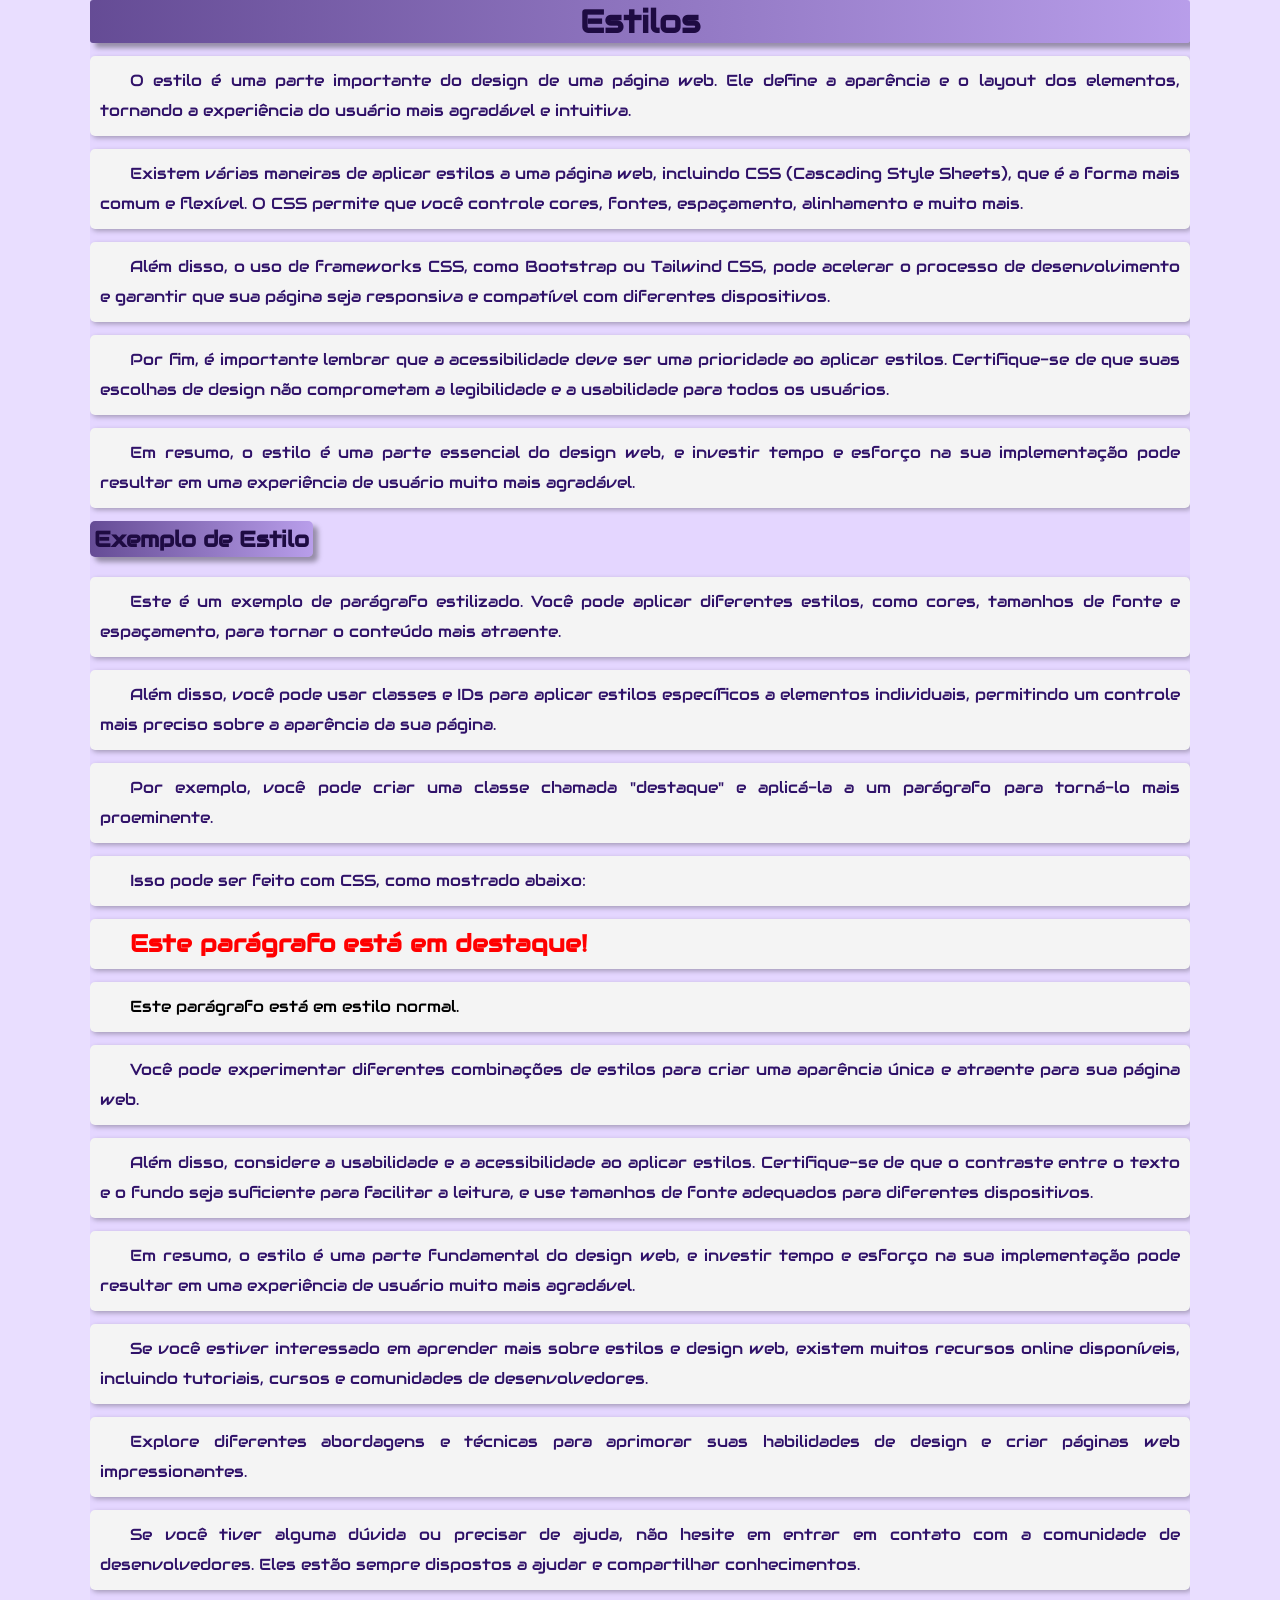
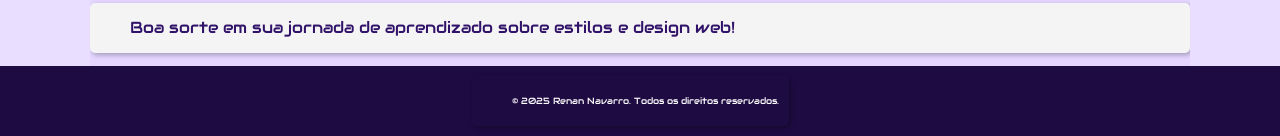
<file: home/estilo.html>
<!DOCTYPE html>
<html lang="pt-br">
<head>
    <meta charset="UTF-8">
    <meta name="viewport" content="width=device-width, initial-scale=1.0">
    <link rel="stylesheet" href="../estilos/style.css">
    <link rel="shortcut icon" href="../imagens/icon pc.ico" type="image/x-icon">
    <title>Estilos</title>
    <style>
        body {
            margin: auto;
            padding: 0;
            max-width: 1100px;
            min-width: 300px;
        }

        h1 {
            color: #1e0b42;
            font-size: 2em;
            text-align: center;
            margin: top;
            background-image: linear-gradient(to left, #6a39c55b, #301269b4);
            border-radius: 3px;
            padding: 1px;
            box-shadow: 5px 5px 5px rgba(0, 0, 0, 0.342);
        }

        h2 {
            width: fit-content;
            background-image: linear-gradient(to left, #6a39c55b, #301269b4);
            color: #1e0b42;
            border-radius: 5px;
            padding: 4px;
            box-shadow: 5px 5px 5px rgba(0, 0, 0, 0.342);
        }

        p {
            text-align: justify;
            margin: 13px 0;
            padding: 10px;
            background-color: #f4f4f4;
            border-radius: 5px;
            box-shadow: 2px 2px 5px rgba(0, 0, 0, 0.281);
            color: #301269;;
            line-height: 30px;
            text-indent: 30px;
        }

        footer {
            background-color: #1e0b42;
            color: white;
            text-align: center;
            padding: 10px;
            font-size: 0.8em;
            position: absolute;
            bottom: auto;
            left: -20px;
            width: 100%;
        }

        p.rodape {
            background-color: #1e0b42;
            color: white;
            text-align: center;
            width: fit-content;
            margin: auto;
        }
    </style>
</head>
<body>
    <h1>Estilos</h1>
    <p>O estilo é uma parte importante do design de uma página web. Ele define a aparência e o layout dos elementos, tornando a experiência do usuário mais agradável e intuitiva.</p>
    <p>Existem várias maneiras de aplicar estilos a uma página web, incluindo CSS (Cascading Style Sheets), que é a forma mais comum e flexível. O CSS permite que você controle cores, fontes, espaçamento, alinhamento e muito mais.</p>
    <p>Além disso, o uso de frameworks CSS, como Bootstrap ou Tailwind CSS, pode acelerar o processo de desenvolvimento e garantir que sua página seja responsiva e compatível com diferentes dispositivos.</p>
    <p>Por fim, é importante lembrar que a acessibilidade deve ser uma prioridade ao aplicar estilos. Certifique-se de que suas escolhas de design não comprometam a legibilidade e a usabilidade para todos os usuários.</p>
    <p>Em resumo, o estilo é uma parte essencial do design web, e investir tempo e esforço na sua implementação pode resultar em uma experiência de usuário muito mais agradável.</p>
    <h2>Exemplo de Estilo</h2>
    <p>Este é um exemplo de parágrafo estilizado. Você pode aplicar diferentes estilos, como cores, tamanhos de fonte e espaçamento, para tornar o conteúdo mais atraente.</p>
    <p>Além disso, você pode usar classes e IDs para aplicar estilos específicos a elementos individuais, permitindo um controle mais preciso sobre a aparência da sua página.</p>
    <p>Por exemplo, você pode criar uma classe chamada "destaque" e aplicá-la a um parágrafo para torná-lo mais proeminente.</p>
    <p>Isso pode ser feito com CSS, como mostrado abaixo:</p>
    <style>
        .destaque {
            color: #ff0000;
            font-weight: bold;
            font-size: 1.5em;
        }
        .normal {
            color: #000000;
            font-weight: normal;
            font-size: 1em;
        }
    </style>
    <p class="destaque">Este parágrafo está em destaque!</p>
    <p class="normal">Este parágrafo está em estilo normal.</p>
    <p>Você pode experimentar diferentes combinações de estilos para criar uma aparência única e atraente para sua página web.</p>
    <p>Além disso, considere a usabilidade e a acessibilidade ao aplicar estilos. Certifique-se de que o contraste entre o texto e o fundo seja suficiente para facilitar a leitura, e use tamanhos de fonte adequados para diferentes dispositivos.</p>
    <p>Em resumo, o estilo é uma parte fundamental do design web, e investir tempo e esforço na sua implementação pode resultar em uma experiência de usuário muito mais agradável.</p>
    <p>Se você estiver interessado em aprender mais sobre estilos e design web, existem muitos recursos online disponíveis, incluindo tutoriais, cursos e comunidades de desenvolvedores.</p>
    <p>Explore diferentes abordagens e técnicas para aprimorar suas habilidades de design e criar páginas web impressionantes.</p>
    <p>Se você tiver alguma dúvida ou precisar de ajuda, não hesite em entrar em contato com a comunidade de desenvolvedores. Eles estão sempre dispostos a ajudar e compartilhar conhecimentos.</p>
    <p>Boa sorte em sua jornada de aprendizado sobre estilos e design web!</p>
    <footer>
        <p class="rodape">&copy; 2025 Renan Navarro. Todos os direitos reservados.</p>
    </footer>
</body>
</html>
</file>
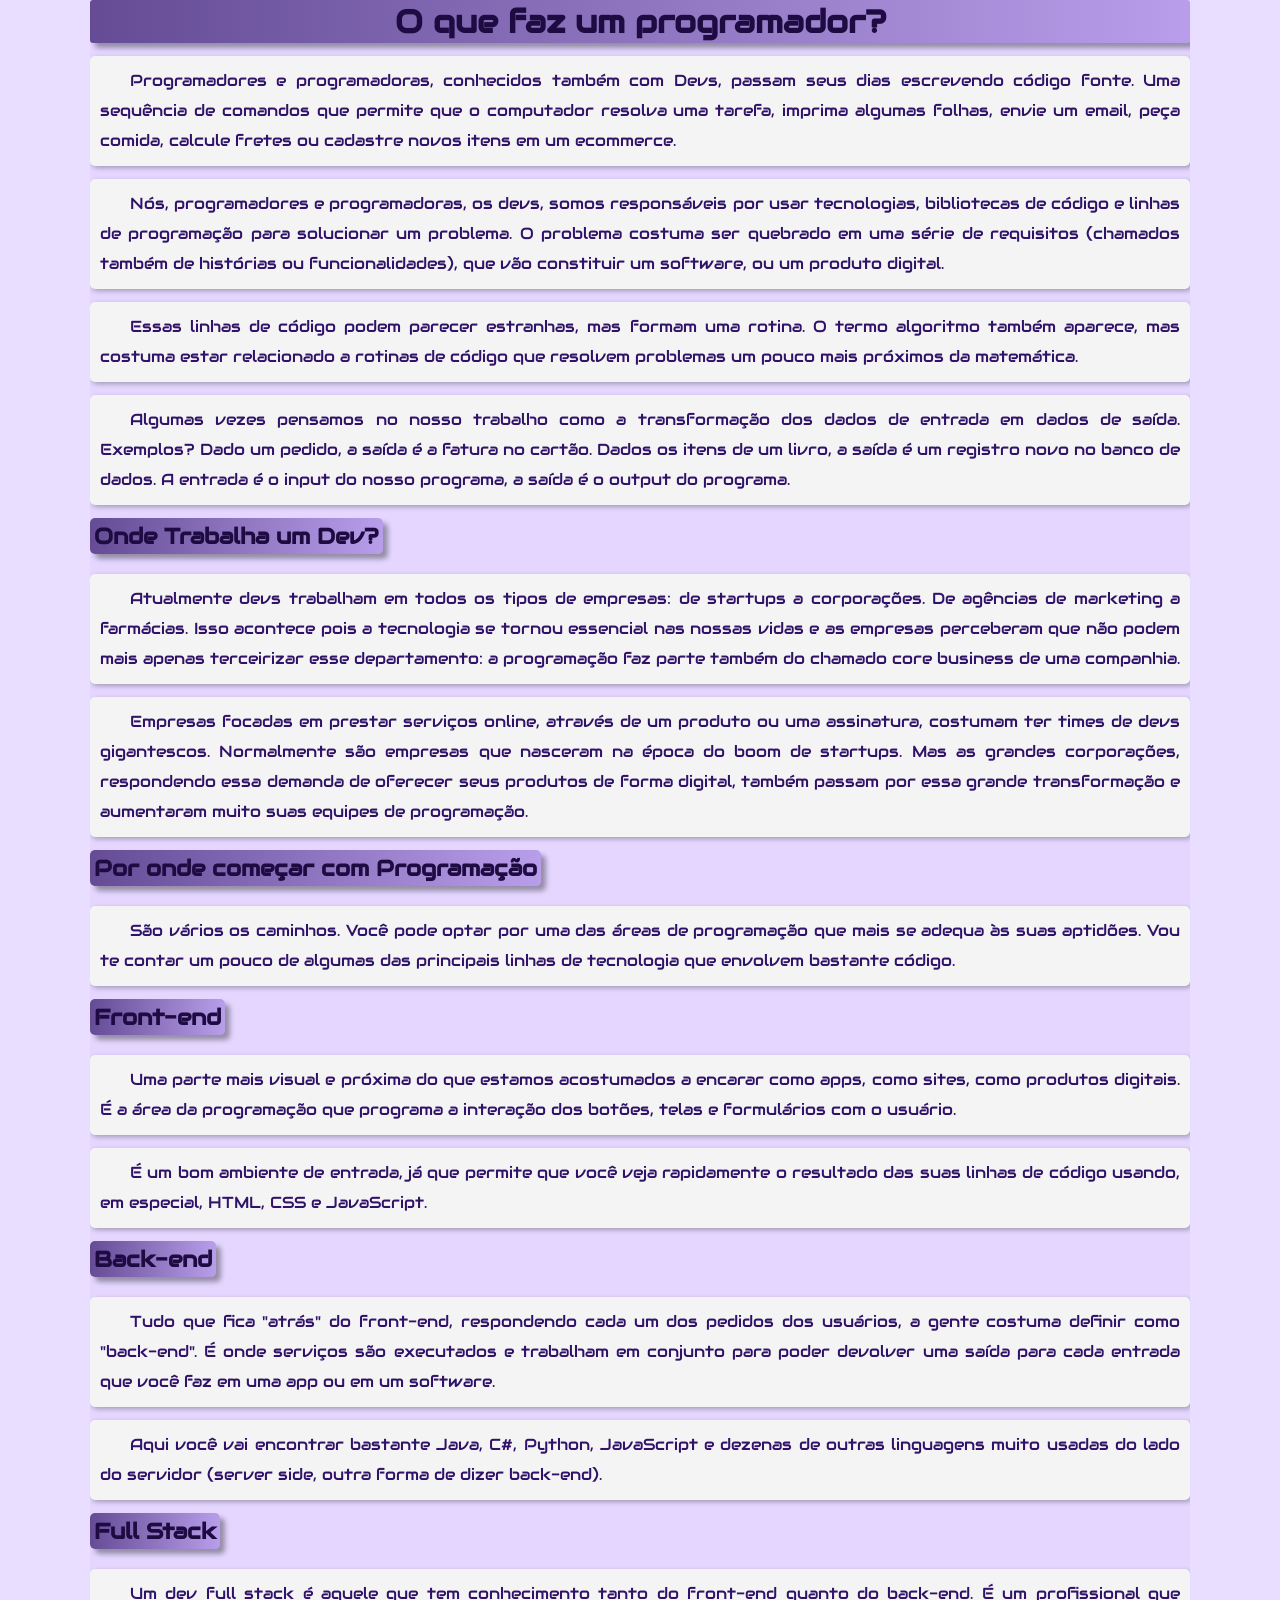
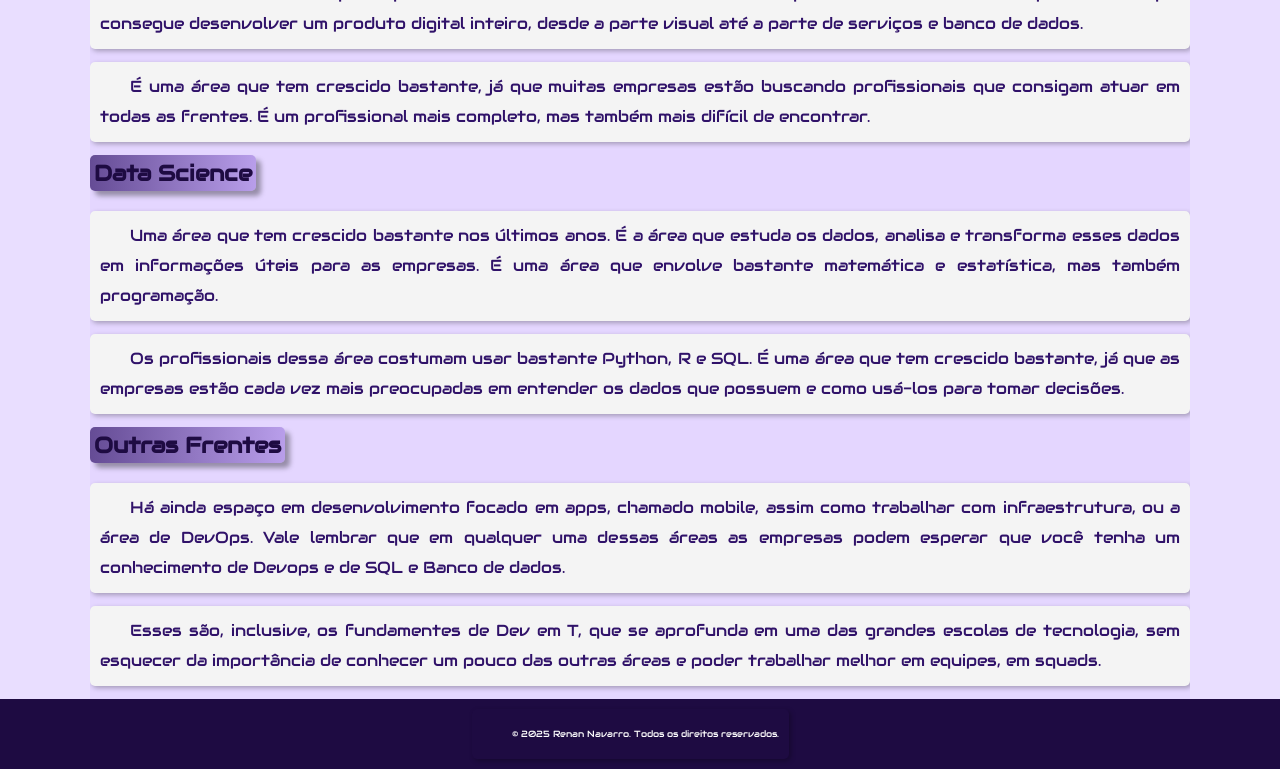
<file: home/programcao.html>
<!DOCTYPE html>
<html lang="pt-br">
<head>
    <meta charset="UTF-8">
    <meta name="viewport" content="width=device-width, initial-scale=1.0">
    <meta name="description" content="Sobre o Web Design">
    <meta name="keywords" content="programação, front-end, back-end, full stack, data science">
    <link rel="stylesheet" href="../estilos/style.css">
    <link rel="shortcut icon" href="../imagens/icon pc.ico" type="image/x-icon">
    <title>Programação</title>
    <style>
        body {
            margin: auto;
            padding: 0;
            max-width: 1100px;
            min-width: 300px;
        }

        h1 {
            color: #1e0b42;
            font-size: 2em;
            text-align: center;
            margin: top;
            background-image: linear-gradient(to left, #6a39c55b, #301269b4);
            border-radius: 3px;
            padding: 1px;
            box-shadow: 5px 5px 5px rgba(0, 0, 0, 0.342);
        }

        h2 {
            width: fit-content;
            background-image: linear-gradient(to left, #6a39c55b, #301269b4);
            color: #1e0b42;
            border-radius: 5px;
            padding: 4px;
            box-shadow: 5px 5px 5px rgba(0, 0, 0, 0.342);
        }

        p {
            text-align: justify;
            margin: 13px 0;
            padding: 10px;
            background-color: #f4f4f4;
            border-radius: 5px;
            box-shadow: 2px 2px 5px rgba(0, 0, 0, 0.281);
            color: #301269;;
            line-height: 30px;
            text-indent: 30px;
        }

        footer {
            background-color: #1e0b42;
            color: white;
            text-align: center;
            padding: 10px;
            font-size: 0.8em;
            position: absolute;
            bottom: auto;
            left: -20px;
            width: 100%;
        }

        p.rodape {
            background-color: #1e0b42;
            color: white;
            text-align: center;
            width: fit-content;
            margin: auto;
        }
    </style>
</head>
<body>
    <h1>O que faz um programador?</h1>
    <p>
        Programadores e programadoras, conhecidos também com Devs, passam seus dias escrevendo código fonte. Uma sequência de comandos que permite que o computador resolva uma tarefa, imprima algumas folhas, envie um email, peça comida, calcule fretes ou cadastre novos itens em um ecommerce.
    </p>
    <p>Nós, programadores e programadoras, os devs, somos responsáveis por usar tecnologias, bibliotecas de código e linhas de programação para solucionar um problema. O problema costuma ser quebrado em uma série de requisitos (chamados também de histórias ou funcionalidades), que vão constituir um software, ou um produto digital.</p>
    <p>Essas linhas de código podem parecer estranhas, mas formam uma rotina. O termo algoritmo também aparece, mas costuma estar relacionado a rotinas de código que resolvem problemas um pouco mais próximos da matemática.</p>
    <p>Algumas vezes pensamos no nosso trabalho como a transformação dos dados de entrada em dados de saída. Exemplos? Dado um pedido, a saída é a fatura no cartão. Dados os itens de um livro, a saída é um registro novo no banco de dados. A entrada é o input do nosso programa, a saída é o output do programa.</p>
    <h2>Onde Trabalha um Dev?</h2>
    <p>Atualmente devs trabalham em todos os tipos de empresas: de startups a corporações. De agências de marketing a farmácias. Isso acontece pois a tecnologia se tornou essencial nas nossas vidas e as empresas perceberam que não podem mais apenas terceirizar esse departamento: a programação faz parte também do chamado core business de uma companhia.</p>
    <p>Empresas focadas em prestar serviços online, através de um produto ou uma assinatura, costumam ter times de devs gigantescos. Normalmente são empresas que nasceram na época do boom de startups. Mas as grandes corporações, respondendo essa demanda de oferecer seus produtos de forma digital, também passam por essa grande transformação e aumentaram muito suas equipes de programação.</p>
    <h2>Por onde começar com Programação</h2>
    <p>São vários os caminhos. Você pode optar por uma das áreas de programação que mais se adequa às suas aptidões. Vou te contar um pouco de algumas das principais linhas de tecnologia que envolvem bastante código.</p>
    <h2>Front-end</h2>
    <p>Uma parte mais visual e próxima do que estamos acostumados a encarar como apps, como sites, como produtos digitais. É a área da programação que programa a interação dos botões, telas e formulários com o usuário.</p>
    <p>É um bom ambiente de entrada, já que permite que você veja rapidamente o resultado das suas linhas de código usando, em especial, HTML, CSS e JavaScript.</p>
    <h2>Back-end</h2>
    <p>Tudo que fica "atrás" do front-end, respondendo cada um dos pedidos dos usuários, a gente costuma definir como "back-end". É onde serviços são executados e trabalham em conjunto para poder devolver uma saída para cada entrada que você faz em uma app ou em um software.</p>
    <p>Aqui você vai encontrar bastante Java, C#, Python, JavaScript e dezenas de outras linguagens muito usadas do lado do servidor (server side, outra forma de dizer back-end).</p>
    <h2>Full Stack</h2>
    <p>Um dev full stack é aquele que tem conhecimento tanto do front-end quanto do back-end. É um profissional que consegue desenvolver um produto digital inteiro, desde a parte visual até a parte de serviços e banco de dados.</p>
    <p>É uma área que tem crescido bastante, já que muitas empresas estão buscando profissionais que consigam atuar em todas as frentes. É um profissional mais completo, mas também mais difícil de encontrar.</p>
    <h2>Data Science</h2>
    <p>Uma área que tem crescido bastante nos últimos anos. É a área que estuda os dados, analisa e transforma esses dados em informações úteis para as empresas. É uma área que envolve bastante matemática e estatística, mas também programação.</p>
    <p>Os profissionais dessa área costumam usar bastante Python, R e SQL. É uma área que tem crescido bastante, já que as empresas estão cada vez mais preocupadas em entender os dados que possuem e como usá-los para tomar decisões.</p>
    <h2>Outras Frentes</h2>
    <p>Há ainda espaço em desenvolvimento focado em apps, chamado mobile, assim como trabalhar com infraestrutura, ou a área de DevOps. Vale lembrar que em qualquer uma dessas áreas as empresas podem esperar que você tenha um conhecimento de Devops e de SQL e Banco de dados.</p>
    <p>Esses são, inclusive, os fundamentes de Dev em T, que se aprofunda em uma das grandes escolas de tecnologia, sem esquecer da importância de conhecer um pouco das outras áreas e poder trabalhar melhor em equipes, em squads.</p>
    <footer>
        <p class="rodape">&copy; 2025 Renan Navarro. Todos os direitos reservados.</p>
    </footer>
</body>
</html>
</file>
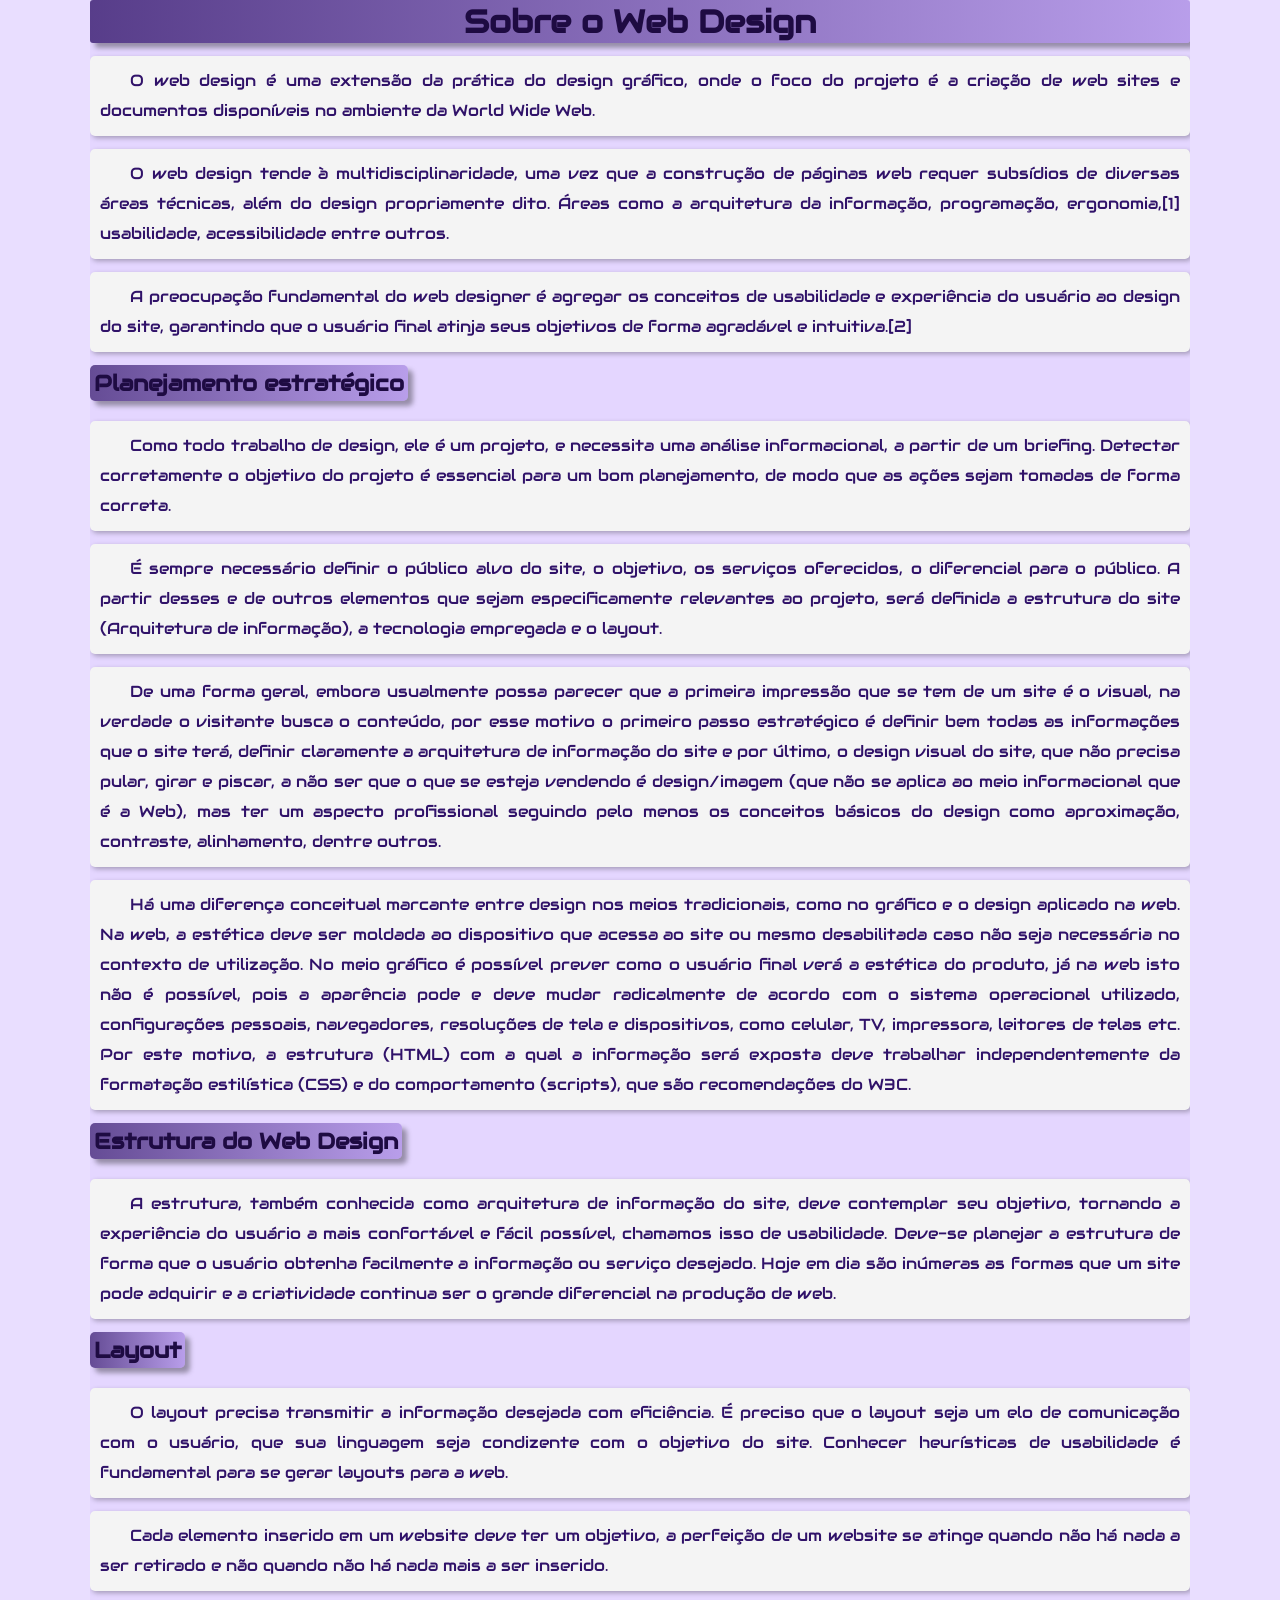
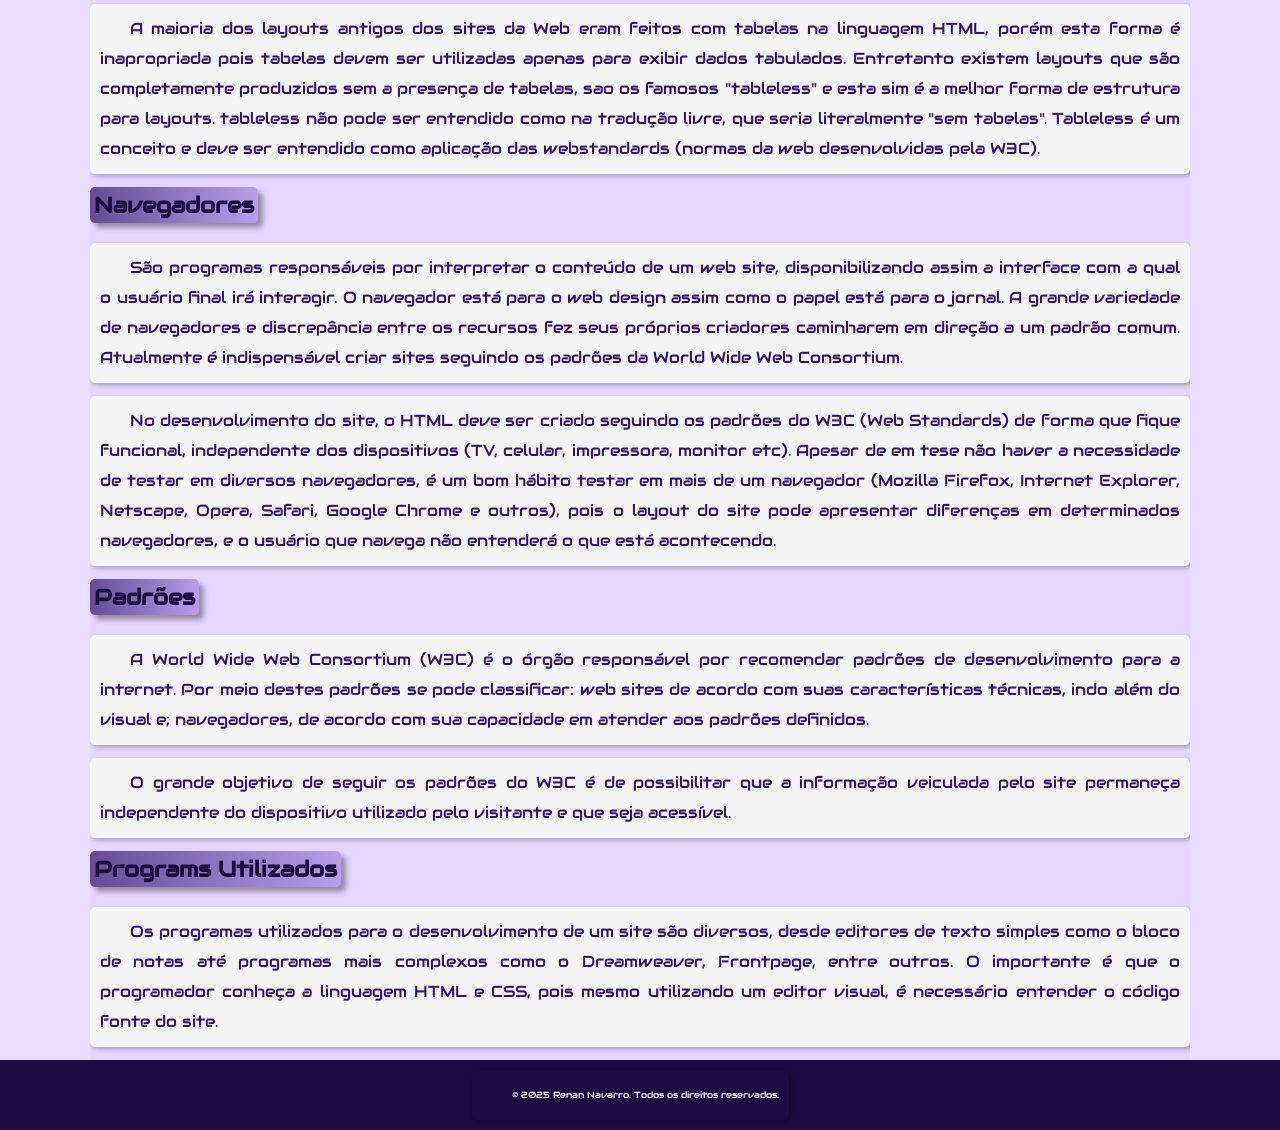
<file: home/web design.html>
<!DOCTYPE html>
<html lang="pt-br">
<head>
    <meta charset="UTF-8">
    <meta name="viewport" content="width=device-width, initial-scale=1.0">
    <link rel="stylesheet" href="../estilos/style.css">
    <link rel="shortcut icon" href="../imagens/icon pc.ico" type="image/x-icon">
    <title>Web Design</title>
    <style>
       body {
            margin: auto;
            padding: 0;
            max-width: 1100px;
            min-width: 300px;
        }

        h1 {
            color: #1e0b42;
            font-size: 2em;
            text-align: center;
            margin: top;
            background-image: linear-gradient(to left, #6a39c55b, #301269c7);
            border-radius: 3px;
            padding: 1px;
            box-shadow: 5px 5px 5px rgba(0, 0, 0, 0.342);
        }

        h2 {
            width: fit-content;
            background-image: linear-gradient(to left, #6a39c55b, #301269b4);
            color: #1e0b42;
            border-radius: 5px;
            padding: 4px;
            box-shadow: 5px 5px 5px rgba(0, 0, 0, 0.342);
        }

        p {
            text-align: justify;
            margin: 13px 0;
            padding: 10px;
            background-color: #f4f4f4;
            border-radius: 5px;
            box-shadow: 2px 2px 5px rgba(0, 0, 0, 0.281);
            color: #301269;;
            line-height: 30px;
            text-indent: 30px;
        }

        footer {
            background-color: #1e0b42;
            color: white;
            text-align: center;
            padding: 10px;
            font-size: 0.8em;
            position: absolute;
            bottom: auto;
            left: -20px;
            width: 100%;
        }

        p.rodape {
            background-color: #1e0b42;
            color: white;
            text-align: center;
            width: fit-content;
            margin: auto;
        }
    </style>
</head>
<body>
    <h1>Sobre o Web Design</h1>
    <p>O web design é uma extensão da prática do design gráfico, onde o foco do projeto é a criação de web sites e documentos disponíveis no ambiente da World Wide Web.</p>
    <p>O web design tende à multidisciplinaridade, uma vez que a construção de páginas web requer subsídios de diversas áreas técnicas, além do design propriamente dito. Áreas como a arquitetura da informação, programação, ergonomia,[1] usabilidade, acessibilidade entre outros.</p>
    <p>A preocupação fundamental do web designer é agregar os conceitos de usabilidade e experiência do usuário ao design do site, garantindo que o usuário final atinja seus objetivos de forma agradável e intuitiva.[2]</p>
    <h2>Planejamento estratégico</h2>
    <p>Como todo trabalho de design, ele é um projeto, e necessita uma análise informacional, a partir de um briefing. Detectar corretamente o objetivo do projeto é essencial para um bom planejamento, de modo que as ações sejam tomadas de forma correta.</p>
    <p>
    É sempre necessário definir o público alvo do site, o objetivo, os serviços oferecidos, o diferencial para o público. A partir desses e de outros elementos que sejam especificamente relevantes ao projeto, será definida a estrutura do site (Arquitetura de informação), a tecnologia empregada e o layout.</p>
    <p>De uma forma geral, embora usualmente possa parecer que a primeira impressão que se tem de um site é o visual, na verdade o visitante busca o conteúdo, por esse motivo o primeiro passo estratégico é definir bem todas as informações que o site terá, definir claramente a arquitetura de informação do site e por último, o design visual do site, que não precisa pular, girar e piscar, a não ser que o que se esteja vendendo é design/imagem (que não se aplica ao meio informacional que é a Web), mas ter um aspecto profissional seguindo pelo menos os conceitos básicos do design como aproximação, contraste, alinhamento, dentre outros.</p>
    <p> Há uma diferença conceitual marcante entre design nos meios tradicionais, como no gráfico e o design aplicado na web. Na web, a estética deve ser moldada ao dispositivo que acessa ao site ou mesmo desabilitada caso não seja necessária no contexto de utilização. No meio gráfico é possível prever como o usuário final verá a estética do produto, já na web isto não é possível, pois a aparência pode e deve mudar radicalmente de acordo com o sistema operacional utilizado, configurações pessoais, navegadores, resoluções de tela e dispositivos, como celular, TV, impressora, leitores de telas etc. Por este motivo, a estrutura (HTML) com a qual a informação será exposta deve trabalhar independentemente da formatação estilística (CSS) e do comportamento (scripts), que são recomendações do W3C.</p>
    <h2>Estrutura do Web Design</h2>
    <p>A estrutura, também conhecida como arquitetura de informação do site, deve contemplar seu objetivo, tornando a experiência do usuário a mais confortável e fácil possível, chamamos isso de usabilidade. Deve-se planejar a estrutura de forma que o usuário obtenha facilmente a informação ou serviço desejado. Hoje em dia são inúmeras as formas que um site pode adquirir e a criatividade continua ser o grande diferencial na produção de web.</p>
    <h2>Layout</h2>
    <p>
        O layout precisa transmitir a informação desejada com eficiência. É preciso que o layout seja um elo de comunicação com o usuário, que sua linguagem seja condizente com o objetivo do site. Conhecer heurísticas de usabilidade é fundamental para se gerar layouts para a web.
    </p>
    <p>Cada elemento inserido em um website deve ter um objetivo, a perfeição de um website se atinge quando não há nada a ser retirado e não quando não há nada mais a ser inserido.</p>
    <p>A maioria dos layouts antigos dos sites da Web eram feitos com tabelas na linguagem HTML, porém esta forma é inapropriada pois tabelas devem ser utilizadas apenas para exibir dados tabulados. Entretanto existem layouts que são completamente produzidos sem a presença de tabelas, sao os famosos "tableless" e esta sim é a melhor forma de estrutura para layouts. tableless não pode ser entendido como na tradução livre, que seria literalmente "sem tabelas". Tableless é um conceito e deve ser entendido como aplicação das webstandards (normas da web desenvolvidas pela W3C).</p>
    <h2>Navegadores</h2>
    <p>São programas responsáveis por interpretar o conteúdo de um web site, disponibilizando assim a interface com a qual o usuário final irá interagir. O navegador está para o web design assim como o papel está para o jornal. A grande variedade de navegadores e discrepância entre os recursos fez seus próprios criadores caminharem em direção a um padrão comum. Atualmente é indispensável criar sites seguindo os padrões da World Wide Web Consortium.</p>
    <p>No desenvolvimento do site, o HTML deve ser criado seguindo os padrões do W3C (Web Standards) de forma que fique funcional, independente dos dispositivos (TV, celular, impressora, monitor etc). Apesar de em tese não haver a necessidade de testar em diversos navegadores, é um bom hábito testar em mais de um navegador (Mozilla Firefox, Internet Explorer, Netscape, Opera, Safari, Google Chrome e outros), pois o layout do site pode apresentar diferenças em determinados navegadores, e o usuário que navega não entenderá o que está acontecendo.</p>
    <h2>Padrões</h2>
    <p>A World Wide Web Consortium (W3C) é o órgão responsável por recomendar padrões de desenvolvimento para a internet. Por meio destes padrões se pode classificar: web sites de acordo com suas características técnicas, indo além do visual e; navegadores, de acordo com sua capacidade em atender aos padrões definidos.</p>
    <p>O grande objetivo de seguir os padrões do W3C é de possibilitar que a informação veiculada pelo site permaneça independente do dispositivo utilizado pelo visitante e que seja acessível.</p>
    <h2>Programs Utilizados</h2>
    <p>Os programas utilizados para o desenvolvimento de um site são diversos, desde editores de texto simples como o bloco de notas até programas mais complexos como o Dreamweaver, Frontpage, entre outros. O importante é que o programador conheça a linguagem HTML e CSS, pois mesmo utilizando um editor visual, é necessário entender o código fonte do site.</p>
    <footer>
        <p class="rodape">&copy; 2025 Renan Navarro. Todos os direitos reservados.</p>
    </footer>
</body>
</html>
</file>
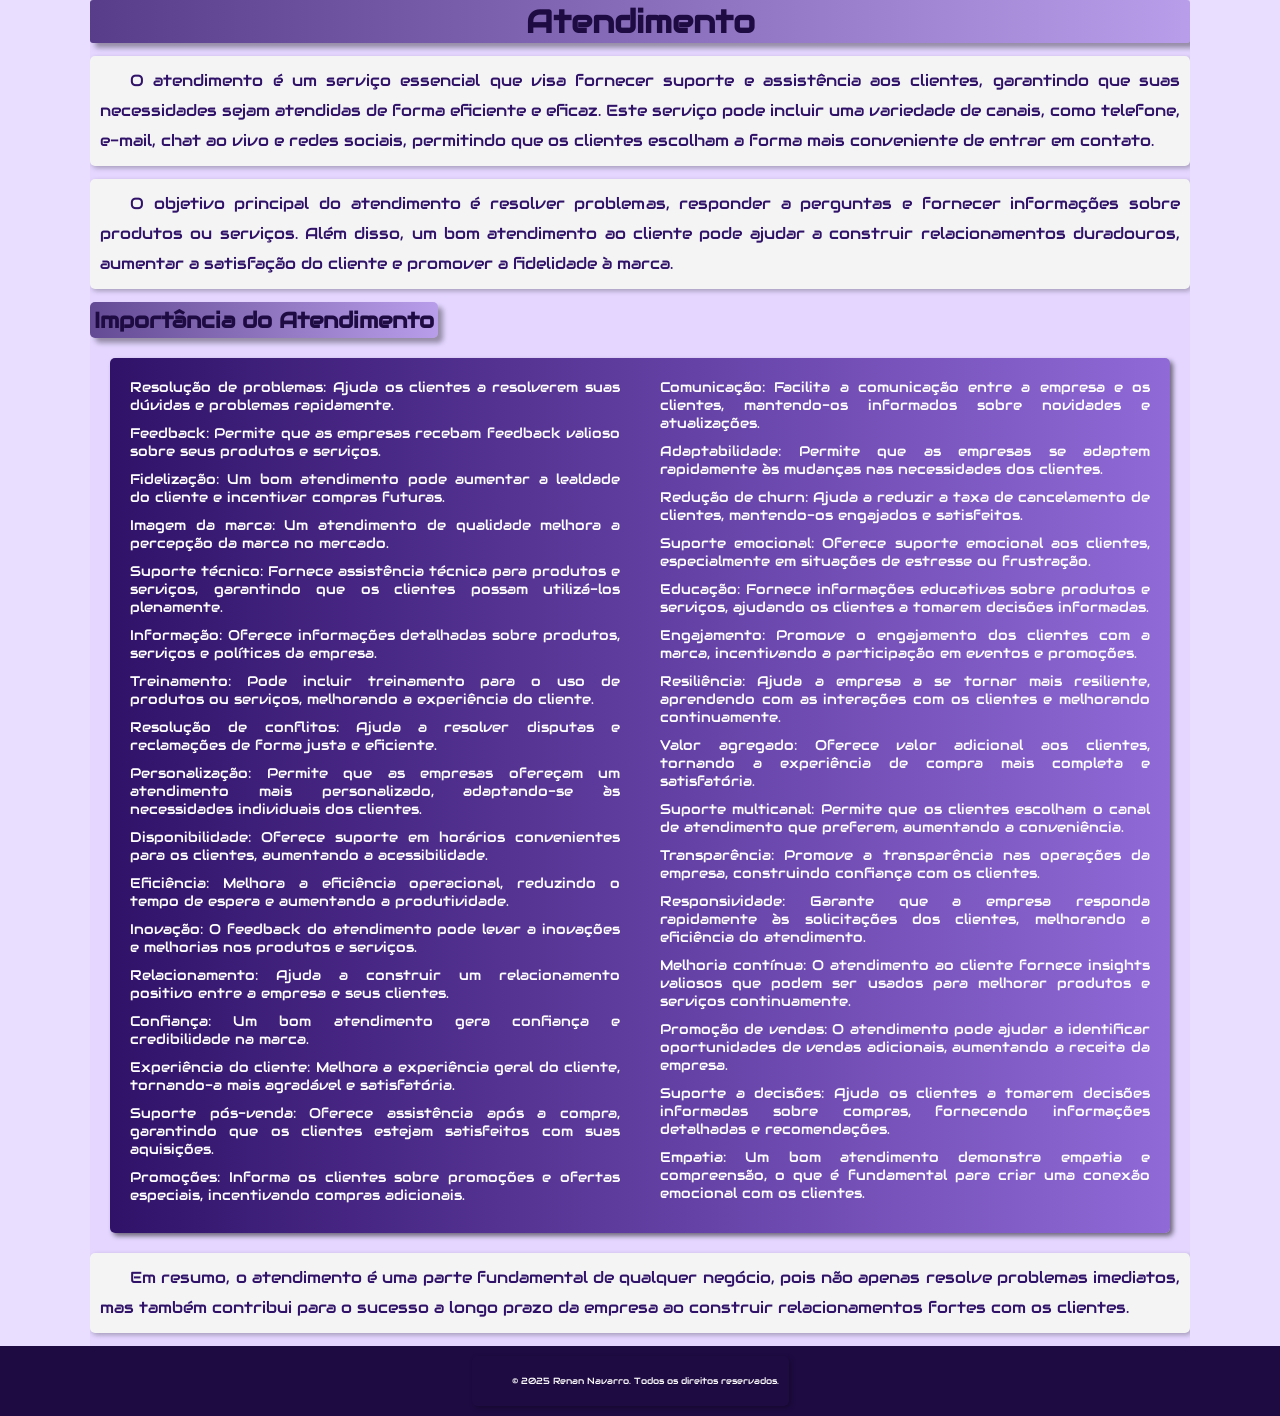
<file: servicos/atendimento.html>
<!DOCTYPE html>
<html lang="pt-br">
<head>
    <meta charset="UTF-8">
    <meta name="viewport" content="width=device-width, initial-scale=1.0">
    <link rel="stylesheet" href="../estilos/style.css">
    <link rel="shortcut icon" href="../imagens/icon pc.ico" type="image/x-icon">
    <style>
        body {
            margin: auto;
            padding: 0;
            max-width: 1100px;
            min-width: 300px;
        }
        
        h1 {
            color: #1e0b42;
            font-size: 2em;
            text-align: center;
            margin: top;
            background-image: linear-gradient(to left, #6a39c55b, #301269c7);
            border-radius: 3px;
            padding: 1px;
            box-shadow: 5px 5px 5px rgba(0, 0, 0, 0.342);
        }
        
        h2 {
            width: fit-content;
            background-image: linear-gradient(to left, #6a39c55b, #301269b6);
            color: #1e0b42;
            border-radius: 5px;
            padding: 4px;
            box-shadow: 5px 5px 5px rgba(0, 0, 0, 0.342);
        }
        
        p {
            text-align: justify;
            margin: 13px 0;
            padding: 10px;
            background-color: #f4f4f4;
            border-radius: 5px;
            box-shadow: 2px 2px 5px rgba(0, 0, 0, 0.281);
            color: #301269;;
            line-height: 30px;
            text-indent: 30px;
        }
        
        ul {
            list-style-type: none;
            padding-right: 20px;
            margin: 20px;
            padding: 20px;
            background-image: linear-gradient(to left, #6a39c5b0, #301269);
            border-radius: 5px;
            color: white;
            columns: 2;
            column-gap: 40px;
            text-align: justify;
            font-size: 0.9em;
            padding-bottom: 20px;
            padding-top: 20px;
            box-shadow: 3px 3px 5px rgba(0, 0, 0, 0.527);
        }
        ul li {
            margin-bottom: 10px;
        }
        ul li::marker {
            color: white;
        }

        footer {
            background-color: #1e0b42;
            color: white;
            text-align: center;
            padding: 10px;
            font-size: 0.8em;
            position: absolute;
            bottom: auto;
            left: -20px;
            width: 100%;
        }

        p.rodape {
            background-color: #1e0b42;
            color: white;
            text-align: center;
            width: fit-content;
            margin: auto;
        }
    </style>
    <title>Atendimento</title>
</head>
<body>
    <h1>Atendimento</h1>
    <p>O atendimento é um serviço essencial que visa fornecer suporte e assistência aos clientes, garantindo que suas necessidades sejam atendidas de forma eficiente e eficaz. Este serviço pode incluir uma variedade de canais, como telefone, e-mail, chat ao vivo e redes sociais, permitindo que os clientes escolham a forma mais conveniente de entrar em contato.</p>
    <p>O objetivo principal do atendimento é resolver problemas, responder a perguntas e fornecer informações sobre produtos ou serviços. Além disso, um bom atendimento ao cliente pode ajudar a construir relacionamentos duradouros, aumentar a satisfação do cliente e promover a fidelidade à marca.</p>
    <h2>Importância do Atendimento</h2>
    <ul>
        <li>Resolução de problemas: Ajuda os clientes a resolverem suas dúvidas e problemas rapidamente.</li>
        <li>Feedback: Permite que as empresas recebam feedback valioso sobre seus produtos e serviços.</li>
        <li>Fidelização: Um bom atendimento pode aumentar a lealdade do cliente e incentivar compras futuras.</li>
        <li>Imagem da marca: Um atendimento de qualidade melhora a percepção da marca no mercado.</li>
        <li>Suporte técnico: Fornece assistência técnica para produtos e serviços, garantindo que os clientes possam utilizá-los plenamente.</li>
        <li>Informação: Oferece informações detalhadas sobre produtos, serviços e políticas da empresa.</li>
        <li>Treinamento: Pode incluir treinamento para o uso de produtos ou serviços, melhorando a experiência do cliente.</li>
        <li>Resolução de conflitos: Ajuda a resolver disputas e reclamações de forma justa e eficiente.</li>
        <li>Personalização: Permite que as empresas ofereçam um atendimento mais personalizado, adaptando-se às necessidades individuais dos clientes.</li>
        <li>Disponibilidade: Oferece suporte em horários convenientes para os clientes, aumentando a acessibilidade.</li>
        <li>Eficiência: Melhora a eficiência operacional, reduzindo o tempo de espera e aumentando a produtividade.</li>
        <li>Inovação: O feedback do atendimento pode levar a inovações e melhorias nos produtos e serviços.</li>
        <li>Relacionamento: Ajuda a construir um relacionamento positivo entre a empresa e seus clientes.</li>
        <li>Confiança: Um bom atendimento gera confiança e credibilidade na marca.</li>
        <li>Experiência do cliente: Melhora a experiência geral do cliente, tornando-a mais agradável e satisfatória.</li>
        <li>Suporte pós-venda: Oferece assistência após a compra, garantindo que os clientes estejam satisfeitos com suas aquisições.</li>
        <li>Promoções: Informa os clientes sobre promoções e ofertas especiais, incentivando compras adicionais.</li>
        <li>Comunicação: Facilita a comunicação entre a empresa e os clientes, mantendo-os informados sobre novidades e atualizações.</li>
        <li>Adaptabilidade: Permite que as empresas se adaptem rapidamente às mudanças nas necessidades dos clientes.</li>
        <li>Redução de churn: Ajuda a reduzir a taxa de cancelamento de clientes, mantendo-os engajados e satisfeitos.</li>
        <li>Suporte emocional: Oferece suporte emocional aos clientes, especialmente em situações de estresse ou frustração.</li>
        <li>Educação: Fornece informações educativas sobre produtos e serviços, ajudando os clientes a tomarem decisões informadas.</li>
        <li>Engajamento: Promove o engajamento dos clientes com a marca, incentivando a participação em eventos e promoções.</li>
        <li>Resiliência: Ajuda a empresa a se tornar mais resiliente, aprendendo com as interações com os clientes e melhorando continuamente.</li>
        <li>Valor agregado: Oferece valor adicional aos clientes, tornando a experiência de compra mais completa e satisfatória.</li>
        <li>Suporte multicanal: Permite que os clientes escolham o canal de atendimento que preferem, aumentando a conveniência.</li>
        <li>Transparência: Promove a transparência nas operações da empresa, construindo confiança com os clientes.</li>
        <li>Responsividade: Garante que a empresa responda rapidamente às solicitações dos clientes, melhorando a eficiência do atendimento.</li>
        <li>Melhoria contínua: O atendimento ao cliente fornece insights valiosos que podem ser usados para melhorar produtos e serviços continuamente.</li>
        <li>Promoção de vendas: O atendimento pode ajudar a identificar oportunidades de vendas adicionais, aumentando a receita da empresa.</li>
        <li>Suporte a decisões: Ajuda os clientes a tomarem decisões informadas sobre compras, fornecendo informações detalhadas e recomendações.</li>
        <li>Empatia: Um bom atendimento demonstra empatia e compreensão, o que é fundamental para criar uma conexão emocional com os clientes.</li>
    </ul>
    <p>Em resumo, o atendimento é uma parte fundamental de qualquer negócio, pois não apenas resolve problemas imediatos, mas também contribui para o sucesso a longo prazo da empresa ao construir relacionamentos fortes com os clientes.</p>
    <footer>
        <p class="rodape">&copy; 2025 Renan Navarro. Todos os direitos reservados.</p>
    </footer>
</body>
</html>
</file>
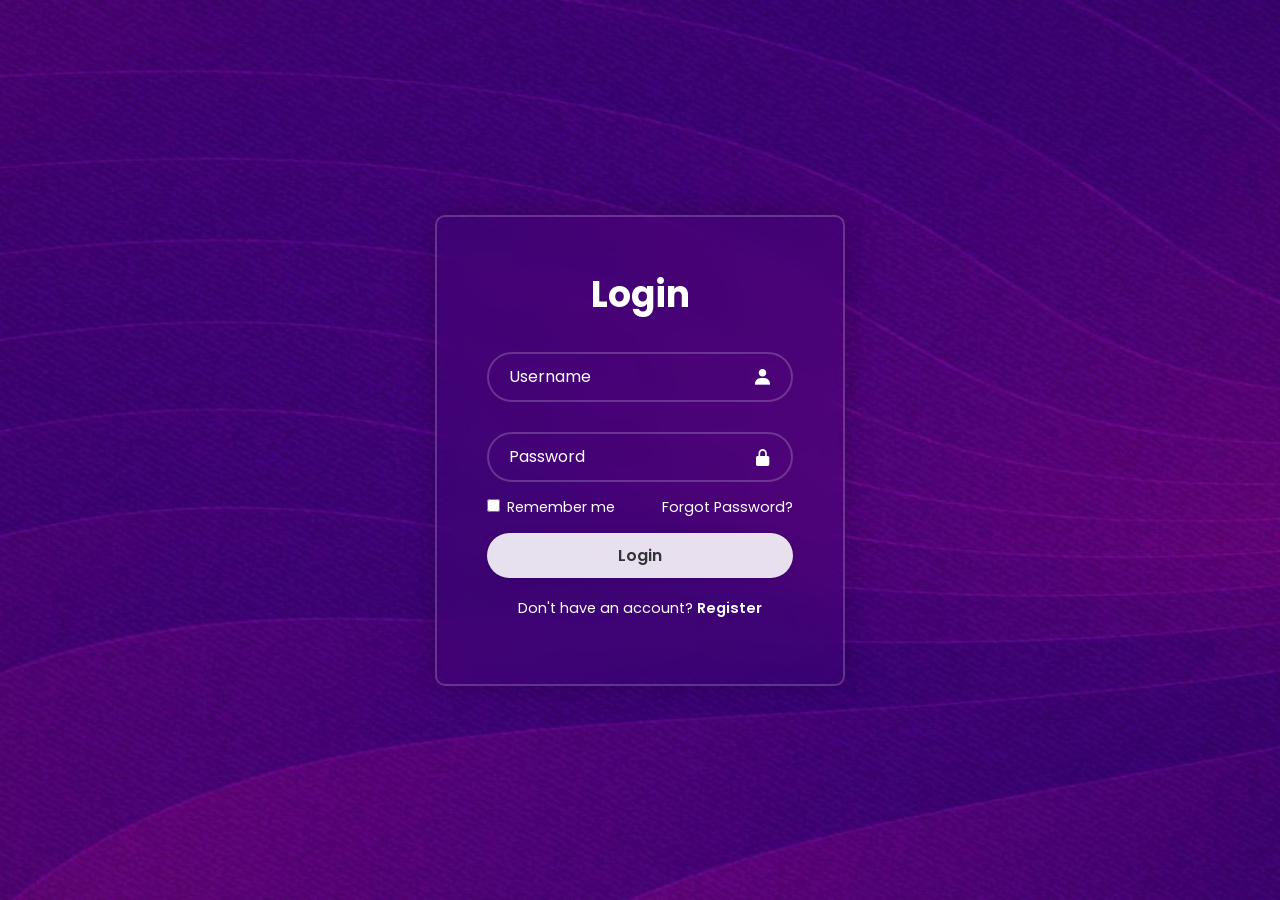
<file: servicos/Login.html>
<html lang="us" class="ht">
<head>
    <meta charset="UTF-8">
    <meta name="viewport" content="width=device-width, initial-scale=1.0">
    <title>Faça login para ver sua conta</title>
    <link rel="stylesheet" href="style.css">
    <link href='https://unpkg.com/boxicons@2.1.4/css/boxicons.min.css' rel='stylesheet'>
    <link rel="shortcut icon" href="../imagens/icon pc.ico" type="image/x-icon">
</head>
<body>
    <div class="wrapper">
        <form action="">
            <h1>Login</h1>
            <div class="input-box">
                <input type="text" placeholder="Username"
                required>
                <i class='bx bxs-user'></i>
            </div>
            <div class="input-box">
                <input type="password" 
                placeholder="Password" required>
                <i class='bx bxs-lock-alt' ></i>
            </div>

            <div class="remenber-forgot">
                <label><input type="checkbox"> Remember me
                </label>
                <a href="#">Forgot Password?</a>
            </div>

            <button type="submit" class="btn">Login</button>

            <div class="register-link">
                <p>Don't have an account? <a 
                href="#">Register</a></p>
            </div>
        </form>

    </div>
</body>
</html>
</file>
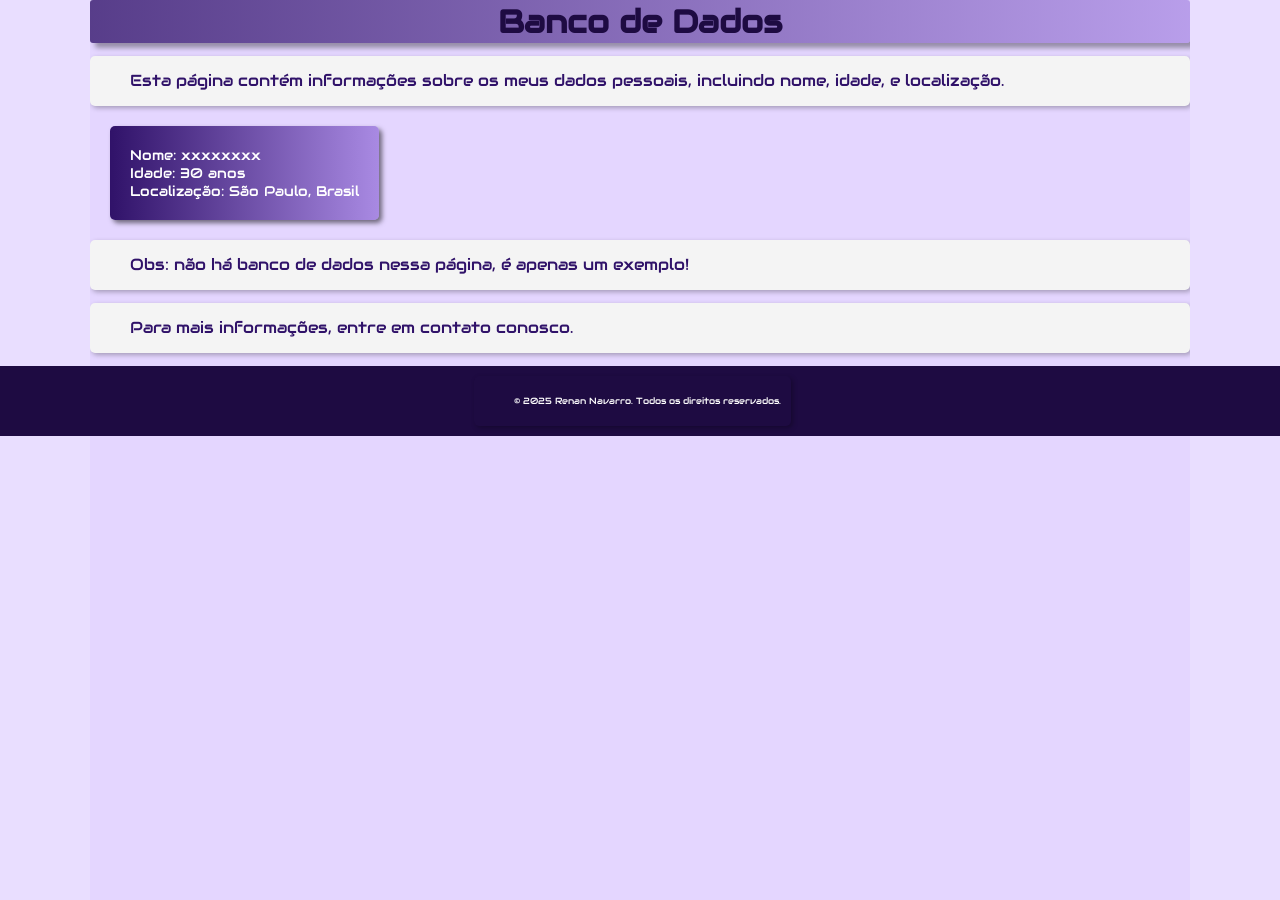
<file: servicos/meus dados.html>
<!DOCTYPE html>
<html lang="pt-br">
<head>
    <meta charset="UTF-8">
    <meta name="viewport" content="width=device-width, initial-scale=1.0">
    <link rel="stylesheet" href="../estilos/style.css">
    <link rel="icon" href="../imagens/icon pc.ico" type="image/x-icon">
    <style>
        body {
            margin: auto;
            padding: 0;
            max-width: 1100px;
            min-width: 300px;
        }

        h1 {
            color: #1e0b42;
            font-size: 2em;
            text-align: center;
            margin: top;
            color: #1e0b42;
            font-size: 2em;
            text-align: center;
            margin: top;
            background-image: linear-gradient(to left, #6a39c55b, #301269c7);
            border-radius: 3px;
            padding: 1px;
            box-shadow: 5px 5px 5px rgba(0, 0, 0, 0.342);
            border-radius: 3px;
            padding: 1px;
            box-shadow: 5px 5px 5px rgba(0, 0, 0, 0.342);
        }

        body p {
            text-align: justify;
            margin: 13px 0;
            padding: 10px;
            background-color: #f4f4f4;
            border-radius: 5px;
            box-shadow: 2px 2px 5px rgba(0, 0, 0, 0.281);
            color: #301269;;
            line-height: 30px;
            text-indent: 30px;
        }

        ul {
            list-style-type: none;
            padding-right: 30px;
            margin: 20px;
            background-image: linear-gradient(to left, #6a39c57c, #301269);
            border-radius: 5px;
            color: white;
            padding: 20px;
            padding-bottom: 20px;
            padding-top: 20px;
            column-gap: 60px;
            text-align: justify;
            font-size: 0.9em;
            width: fit-content;
            box-shadow: 3px 3px 5px rgba(0, 0, 0, 0.527);
        }

        footer {
            background-color: #1e0b42;
            color: white;
            text-align: center;
            padding: 10px;
            font-size: 0.8em;
            position: absolute;
            left: -18px;
            width: 100%;
        }

        p.rodape {
            background-color: #1e0b42;
            color: white;
            text-align: center;
            width: fit-content;
            margin: auto;
        }
    </style>
    <title> Meus dados pessoais</title>
</head>
<body>
    <h1>Banco de Dados</h1>
    <p>Esta página contém informações sobre os meus dados pessoais, incluindo nome, idade, e localização.</p>
    <ul>
        <li>Nome: xxxxxxxx</li>
        <li>Idade: 30 anos</li>
        <li>Localização: São Paulo, Brasil</li>
    </ul>
    <p>Obs: não há banco de dados nessa página, é apenas um exemplo!</p>
    <p>Para mais informações, entre em contato conosco.</p>
    <footer>
        <p class="rodape">&copy; 2025 Renan Navarro. Todos os direitos reservados.</p>
    </footer>
</body>
</html>
</file>
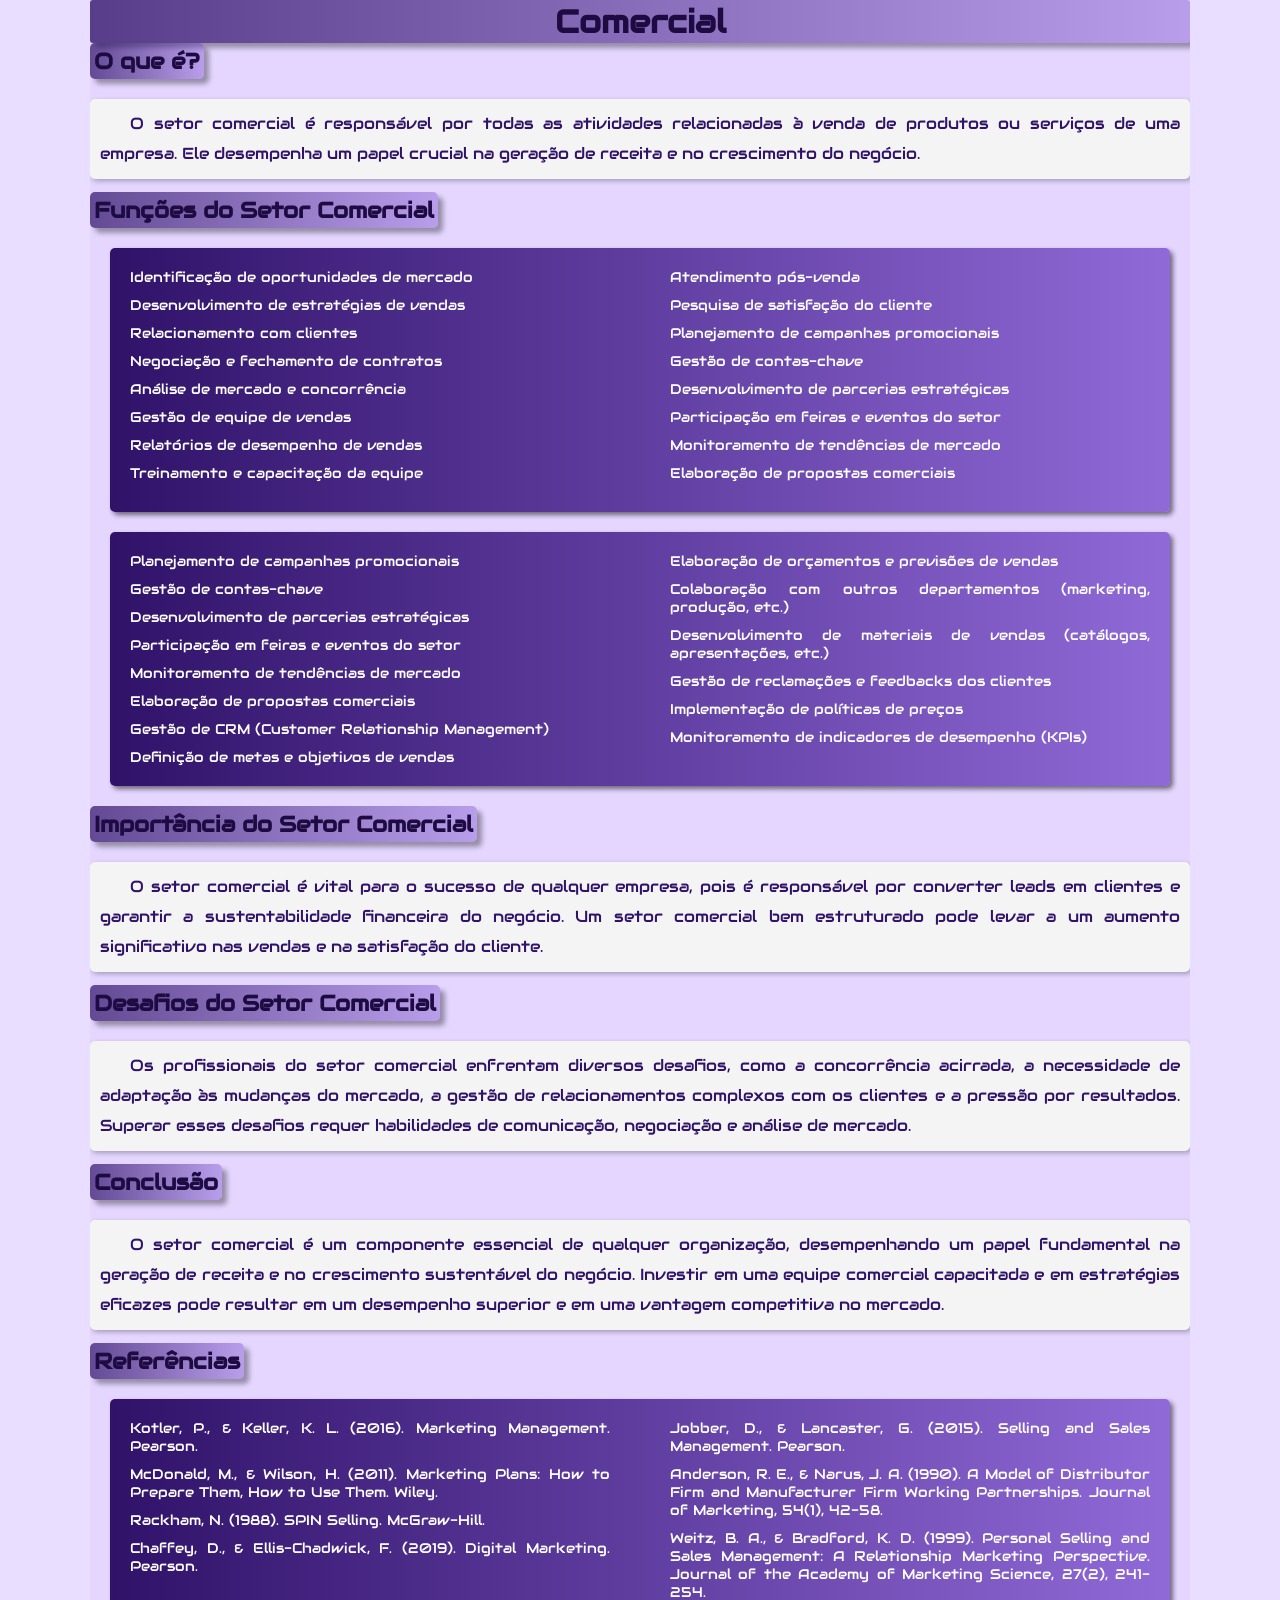
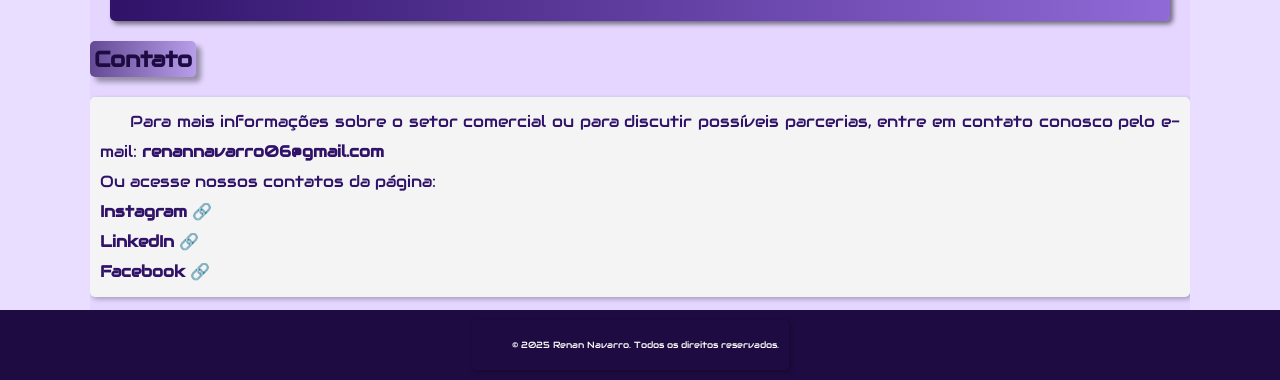
<file: sobre/comercial.html>
<!DOCTYPE html>
<html lang="pt-br">
<head>
    <meta charset="UTF-8">
    <meta name="viewport" content="width=device-width, initial-scale=1.0">
    <link rel="stylesheet" href="../estilos/style.css">
    <link rel="shortcut icon" href="../imagens/icon pc.ico" type="image/x-icon">
    <style>
        body {
            margin: auto;
            padding: 0;
            max-width: 1100px;
            min-width: 300px;
        }
        
        h1 {
            color: #1e0b42;
            font-size: 2em;
            text-align: center;
            margin: top;
            background-image: linear-gradient(to left, #6a39c55b, #301269c7);
            border-radius: 3px;
            padding: 1px;
            box-shadow: 5px 5px 5px rgba(0, 0, 0, 0.342);
        }
        
        h2 {
            width: fit-content;
            background-image: linear-gradient(to left, #6a39c55b, #301269b6);
            color: #1e0b42;
            border-radius: 5px;
            padding: 4px;
            box-shadow: 5px 5px 5px rgba(0, 0, 0, 0.342);
        }
        
        p {
            text-align: justify;
            margin: 13px 0;
            padding: 10px;
            background-color: #f4f4f4;
            border-radius: 5px;
            box-shadow: 2px 2px 5px rgba(0, 0, 0, 0.281);
            color: #301269;;
            line-height: 30px;
            text-indent: 30px;
        }
        
        ul {
            list-style-type: none;
            padding-right: 30px;
            margin: 20px;
            background-image: linear-gradient(to left, #6a39c5b0, #301269);
            border-radius: 5px;
            color: white;
            columns: 2;
            column-gap: 60px;
            text-align: justify;
            font-size: 0.9em;
            padding-bottom: 20px;
            padding-top: 20px;
            box-shadow: 3px 3px 5px rgba(0, 0, 0, 0.527);
            padding: 20px;
        }
        ul li {
            margin-bottom: 10px;
        }
        ul li::marker {
            color: white;
        }

        p > .email {
            color: #301269;
            text-decoration: none;
            font-weight: bold;
        }
        p > .email:hover {
            color: #6a39c5;
            text-decoration: underline;
        }

        footer {
            background-color: #1e0b42;
            color: white;
            text-align: center;
            padding: 10px;
            font-size: 0.8em;
            position: absolute;
            bottom: auto;
            left: -20px;
            width: 100%;
        }

        p.rodape {
            background-color: #1e0b42;
            color: white;
            text-align: center;
            width: fit-content;
            margin: auto;
        }
    </style>
    <title>Comercial</title>
</head>
<body>
    <h1>Comercial</h1>
    <h2>O que é?</h2>
    <p>
        O setor comercial é responsável por todas as atividades relacionadas à venda de produtos ou serviços de uma empresa. Ele desempenha um papel crucial na geração de receita e no crescimento do negócio.
    </p>
    <h2>Funções do Setor Comercial</h2>
    <ul>
        <li>Identificação de oportunidades de mercado</li>
        <li>Desenvolvimento de estratégias de vendas</li>
        <li>Relacionamento com clientes</li>
        <li>Negociação e fechamento de contratos</li>
        <li>Análise de mercado e concorrência</li>
        <li>Gestão de equipe de vendas</li>
        <li>Relatórios de desempenho de vendas</li>
        <li>Treinamento e capacitação da equipe</li>
        <li>Atendimento pós-venda</li>
        <li>Pesquisa de satisfação do cliente</li>
        <li>Planejamento de campanhas promocionais</li>
        <li>Gestão de contas-chave</li>
        <li>Desenvolvimento de parcerias estratégicas</li>
        <li>Participação em feiras e eventos do setor</li>
        <li>Monitoramento de tendências de mercado</li>
        <li>Elaboração de propostas comerciais</li>
    </ul>
    <ul>
        <li>Planejamento de campanhas promocionais</li>
        <li>Gestão de contas-chave</li>
        <li>Desenvolvimento de parcerias estratégicas</li>
        <li>Participação em feiras e eventos do setor</li>
        <li>Monitoramento de tendências de mercado</li>
        <li>Elaboração de propostas comerciais</li>
        <li>Gestão de CRM (Customer Relationship Management)</li>
        <li>Definição de metas e objetivos de vendas</li>
        <li>Elaboração de orçamentos e previsões de vendas</li>
        <li>Colaboração com outros departamentos (marketing, produção, etc.)</li>
        <li>Desenvolvimento de materiais de vendas (catálogos, apresentações, etc.)</li>
        <li>Gestão de reclamações e feedbacks dos clientes</li>
        <li>Implementação de políticas de preços</li>
        <li>Monitoramento de indicadores de desempenho (KPIs)</li>
    </ul>
    <h2>Importância do Setor Comercial</h2>
    <p>
        O setor comercial é vital para o sucesso de qualquer empresa, pois é responsável por converter leads em clientes e garantir a sustentabilidade financeira do negócio. Um setor comercial bem estruturado pode levar a um aumento significativo nas vendas e na satisfação do cliente.
    </p>
    <h2>Desafios do Setor Comercial</h2>
    <p>
        Os profissionais do setor comercial enfrentam diversos desafios, como a concorrência acirrada, a necessidade de adaptação às mudanças do mercado, a gestão de relacionamentos complexos com os clientes e a pressão por resultados. Superar esses desafios requer habilidades de comunicação, negociação e análise de mercado.
    </p>
    <h2>Conclusão</h2>
    <p>
        O setor comercial é um componente essencial de qualquer organização, desempenhando um papel fundamental na geração de receita e no crescimento sustentável do negócio. Investir em uma equipe comercial capacitada e em estratégias eficazes pode resultar em um desempenho superior e em uma vantagem competitiva no mercado.
    </p>
    <h2>Referências</h2>
    <ul>
        <li>Kotler, P., & Keller, K. L. (2016). Marketing Management. Pearson.</li>
        <li>McDonald, M., & Wilson, H. (2011). Marketing Plans: How to Prepare Them, How to Use Them. Wiley.</li>
        <li>Rackham, N. (1988). SPIN Selling. McGraw-Hill.</li>
        <li>Chaffey, D., & Ellis-Chadwick, F. (2019). Digital Marketing. Pearson.</li>
        <li>Jobber, D., & Lancaster, G. (2015). Selling and Sales Management. Pearson.</li>
        <li>Anderson, R. E., & Narus, J. A. (1990). A Model of Distributor Firm and Manufacturer Firm Working Partnerships. Journal of Marketing, 54(1), 42-58.</li>
        <li>Weitz, B. A., & Bradford, K. D. (1999). Personal Selling and Sales Management: A Relationship Marketing Perspective. Journal of the Academy of Marketing Science, 27(2), 241-254.</li>
    </ul>
    <h2>Contato</h2>      
    <p>
        Para mais informações sobre o setor comercial ou para discutir possíveis parcerias, entre em contato conosco pelo e-mail: <a class="email" href="https://mail.google.com/mail/u/0/?tab=rm&ogbl#inbox">renannavarro06@gmail.com</a>
        <br>
        Ou acesse nossos contatos da página: <br>
        <a class="email" href="https://www.instagram.com/renan.navarro.7/">Instagram 🔗</a>
        <br>
        <a class="email" href="https://www.linkedin.com/in/renan-navarro-4b0b1a1b2/">LinkedIn 🔗</a>
        <br>
        <a class="email" href="https://www.facebook.com/renannavarroo/">Facebook 🔗</a>
    </p>
    <footer>
        <p class="rodape">&copy; 2025 Renan Navarro. Todos os direitos reservados.
        </p>
    </footer>
</body>
</html>
</file>
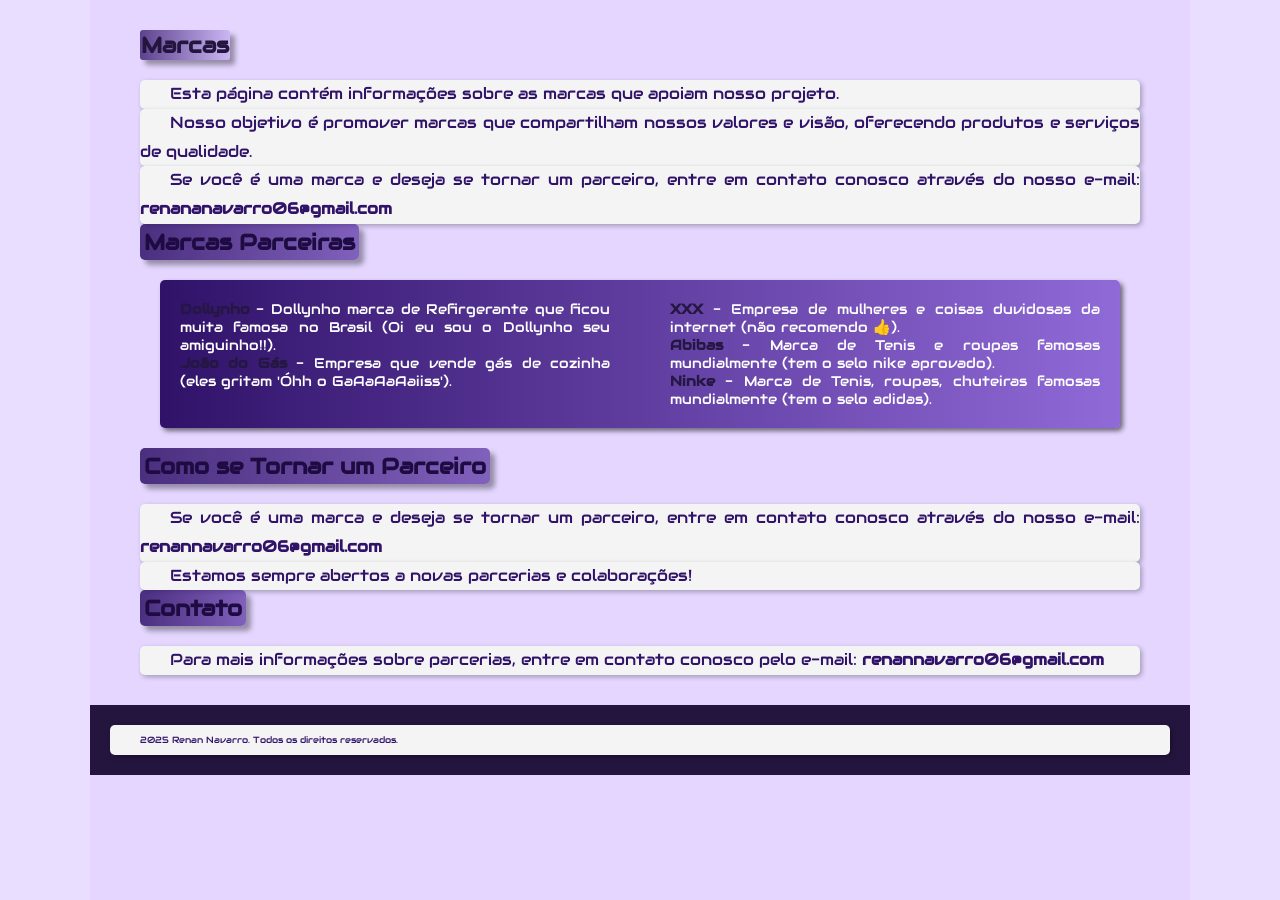
<file: sobre/marcas.html>
<!DOCTYPE html>
<html lang="pt-br">
<head>
    <meta charset="UTF-8">
    <meta name="viewport" content="width=device-width, initial-scale=1.0">
    <link rel="stylesheet" href="../estilos/style.css">
    <link rel="shortcut icon" href="../imagens/icon pc.ico" type="image/x-icon">
    <style>
        body {
            margin: auto;
            padding: 0;
            max-width: 1100px;
            min-width: 300px;
        }

        h1 {
            color: #1e0b42;
            font-size: 2em;
            text-align: center;
            margin: top;
            background-image: linear-gradient(to left, #6a39c534, #301269c0);
            border-radius: 3px;
            padding: 1px;
            box-shadow: 5px 5px 5px rgba(0, 0, 0, 0.342);
        }

        h2 {
            width: fit-content;
            background-image: linear-gradient(to left, #6a39c55b, #301269b6);
            color: #1e0b42;
            border-radius: 5px;
            padding: 4px;
            box-shadow: 5px 5px 5px rgba(0, 0, 0, 0.342);
        }

        p {
            text-align: justify;
            margin: 0px;
            padding: 0px;
            background-color: #f4f4f4;
            border-radius: 5px;
            box-shadow: 2px 2px 5px rgba(0, 0, 0, 0.281);
            color: #301269;;
            line-height: 30px;
            text-indent: 30px;
        }

        .email {
            color: #301269;
            text-decoration: none;
            font-weight: bold;
        }
        .email:hover {
            color: #6a39c5;
            text-decoration: underline;
        }

        ul {
            list-style-type: none;
            padding-right: 30px;
            margin: 20px;
            background-image: linear-gradient(to left, #6a39c5b0, #301269);
            border-radius: 5px;
            color: white;
            padding: 20px;
            padding-bottom: 20px;
            padding-top: 20px;
            columns: 2;
            column-gap: 60px;
            text-align: justify;
            font-size: 0.9em;
            width: fit-content;
            box-shadow: 3px 3px 5px rgba(0, 0, 0, 0.527);
        }

        footer {
            text-align: center;
            font-size: 0.8em;
        }
    </style>
    <title>Marcas</title>
</head>
<body>
    <main>
        <h1>Marcas</h1>
        <p>Esta página contém informações sobre as marcas que apoiam nosso projeto.</p>
        <p>Nosso objetivo é promover marcas que compartilham nossos valores e visão, oferecendo produtos e serviços de qualidade.</p>
        <p>Se você é uma marca e deseja se tornar um parceiro, entre em contato conosco através do nosso e-mail: <a class="email" href="https://mail.google.com/mail/u/0/?tab=rm&ogbl#inbox">renananavarro06@gmail.com</a>
        <h2>Marcas Parceiras</h2>
        <ul>
            <li><strong>Dollynho</strong> - Dollynho marca de Refirgerante que ficou muita famosa no Brasil (Oi eu sou o Dollynho seu amiguinho!!).</li>
            <li><strong>João do Gás</strong> - Empresa que vende gás de cozinha (eles gritam 'Óhh o GaAaAaAaiiss').</li>
            <li><strong>XXX</strong> - Empresa de mulheres e coisas duvidosas da internet (não recomendo 👍).</li>
            <li><strong>Abibas</strong> - Marca de Tenis e roupas famosas mundialmente (tem o selo nike aprovado).</li>
            <li><strong>Ninke</strong> - Marca de Tenis, roupas, chuteiras famosas mundialmente (tem o selo adidas).</li>
        </ul>
        <h2>Como se Tornar um Parceiro</h2>
        <p>Se você é uma marca e deseja se tornar um parceiro, entre em contato conosco através do nosso e-mail: <a class="email" href="https://mail.google.com/mail/u/0/?tab=rm&ogbl#inbox"> renannavarro06@gmail.com</a>
        <p>Estamos sempre abertos a novas parcerias e colaborações!</p>
        <h2>Contato</h2>
        <p>Para mais informações sobre parcerias, entre em contato conosco pelo e-mail: <a class="email" href="https://mail.google.com/mail/u/0/?tab=rm&ogbl#inbox">renannavarro06@gmail.com</a>
    </main>
    <footer>
        <p class="rodape">2025 Renan Navarro. Todos os direitos reservados.</p>
    </footer>
</body>
</html>
</file>
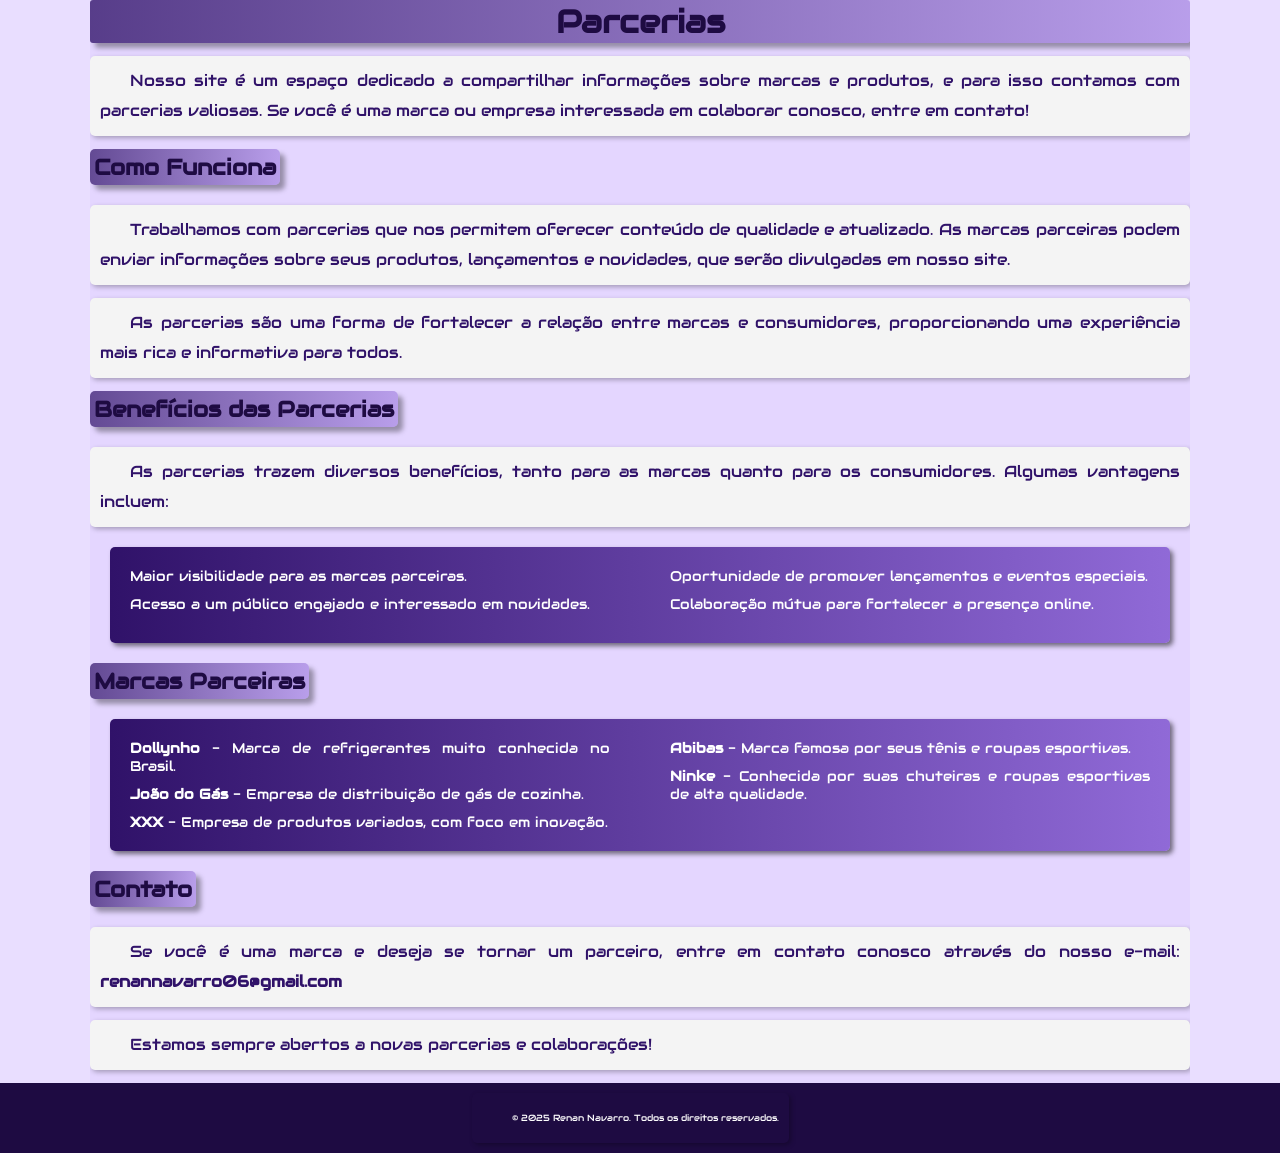
<file: sobre/parceria.html>
<!DOCTYPE html>
<html lang="pt-br">
<head>
    <meta charset="UTF-8">
    <meta name="viewport" content="width=device-width, initial-scale=1.0">
    <link rel="stylesheet" href="../estilos/style.css">
    <link rel="shortcut icon" href="../imagens/icon pc.ico" type="image/x-icon">
    <style>
        body {
            margin: auto;
            padding: 0;
            max-width: 1100px;
            min-width: 300px;
        }
        
        h1 {
            color: #1e0b42;
            font-size: 2em;
            text-align: center;
            margin: top;
            background-image: linear-gradient(to left, #6a39c55b, #301269c7);
            border-radius: 3px;
            padding: 1px;
            box-shadow: 5px 5px 5px rgba(0, 0, 0, 0.342);
        }
        
        h2 {
            width: fit-content;
            background-image: linear-gradient(to left, #6a39c55b, #301269b6);
            color: #1e0b42;
            border-radius: 5px;
            padding: 4px;
            box-shadow: 5px 5px 5px rgba(0, 0, 0, 0.342);
        }
        
        p {
            text-align: justify;
            margin: 13px 0;
            padding: 10px;
            background-color: #f4f4f4;
            border-radius: 5px;
            box-shadow: 2px 2px 5px rgba(0, 0, 0, 0.281);
            color: #301269;;
            line-height: 30px;
            text-indent: 30px;
        }
        
        ul {
            list-style-type: none;
            padding-right: 30px;
            margin: 20px;
            background-image: linear-gradient(to left, #6a39c5b0, #301269);
            border-radius: 5px;
            color: white;
            columns: 2;
            column-gap: 60px;
            text-align: justify;
            font-size: 0.9em;
            padding-bottom: 20px;
            padding-top: 20px;
            box-shadow: 3px 3px 5px rgba(0, 0, 0, 0.527);
            padding: 20px;
        }
        ul li {
            margin-bottom: 10px;
        }
        ul li::marker {
            color: white;
        }

        .email {
            color: #301269;
            text-decoration: none;
            font-weight: bold;
        }
        .email:hover {
            color: #6a39c5;
            text-decoration: underline;
        }

        footer {
            background-color: #1e0b42;
            color: white;
            text-align: center;
            padding: 10px;
            font-size: 0.8em;
            position: absolute;
            bottom: auto;
            left: -20px;
            width: 100%;
        }

        p.rodape {
            background-color: #1e0b42;
            color: white;
            text-align: center;
            width: fit-content;
            margin: auto;
        }
    </style>
    <title>Nossas Parcerias</title>
</head>
<body>
    <h1>Parcerias</h1>
    <p>
        Nosso site é um espaço dedicado a compartilhar informações sobre marcas e produtos, e para isso contamos com parcerias valiosas. Se você é uma marca ou empresa interessada em colaborar conosco, entre em contato!
    </p>
    <h2>Como Funciona</h2>
    <p>
        Trabalhamos com parcerias que nos permitem oferecer conteúdo de qualidade e atualizado. As marcas parceiras podem enviar informações sobre seus produtos, lançamentos e novidades, que serão divulgadas em nosso site.
    </p>
    <p>
        As parcerias são uma forma de fortalecer a relação entre marcas e consumidores, proporcionando uma experiência mais rica e informativa para todos.
    </p>
    <h2>Benefícios das Parcerias</h2>
    <p>
        As parcerias trazem diversos benefícios, tanto para as marcas quanto para os consumidores. Algumas vantagens incluem:
    </p>
        <ul>
            <li>Maior visibilidade para as marcas parceiras.</li>
            <li>Acesso a um público engajado e interessado em novidades.</li>
            <li>Oportunidade de promover lançamentos e eventos especiais.</li>
            <li>Colaboração mútua para fortalecer a presença online.</li>
        </ul>
    <h2>Marcas Parceiras</h2>
    <ul>
        <li><strong>Dollynho</strong> - Marca de refrigerantes muito conhecida no Brasil.</li>
        <li><strong>João do Gás</strong> - Empresa de distribuição de gás de cozinha.</li>
        <li><strong>XXX</strong> - Empresa de produtos variados, com foco em inovação.</li>
        <li><strong>Abibas</strong> - Marca famosa por seus tênis e roupas esportivas.</li>
        <li><strong>Ninke</strong> - Conhecida por suas chuteiras e roupas esportivas de alta qualidade.</li>
    </ul>
    <h2>Contato</h2>
    <p>
        Se você é uma marca e deseja se tornar um parceiro, entre em contato conosco através do nosso e-mail: <a class="email" href="https://mail.google.com/mail/u/0/?tab=rm&ogbl#inbox"> renannavarro06@gmail.com</a>
    </p>
    <p>
        Estamos sempre abertos a novas parcerias e colaborações!
    </p>
    <footer>
        <p class="rodape">&copy; 2025 Renan Navarro. Todos os direitos reservados.
        </p>
    </footer>
</body>
</html>
</file>
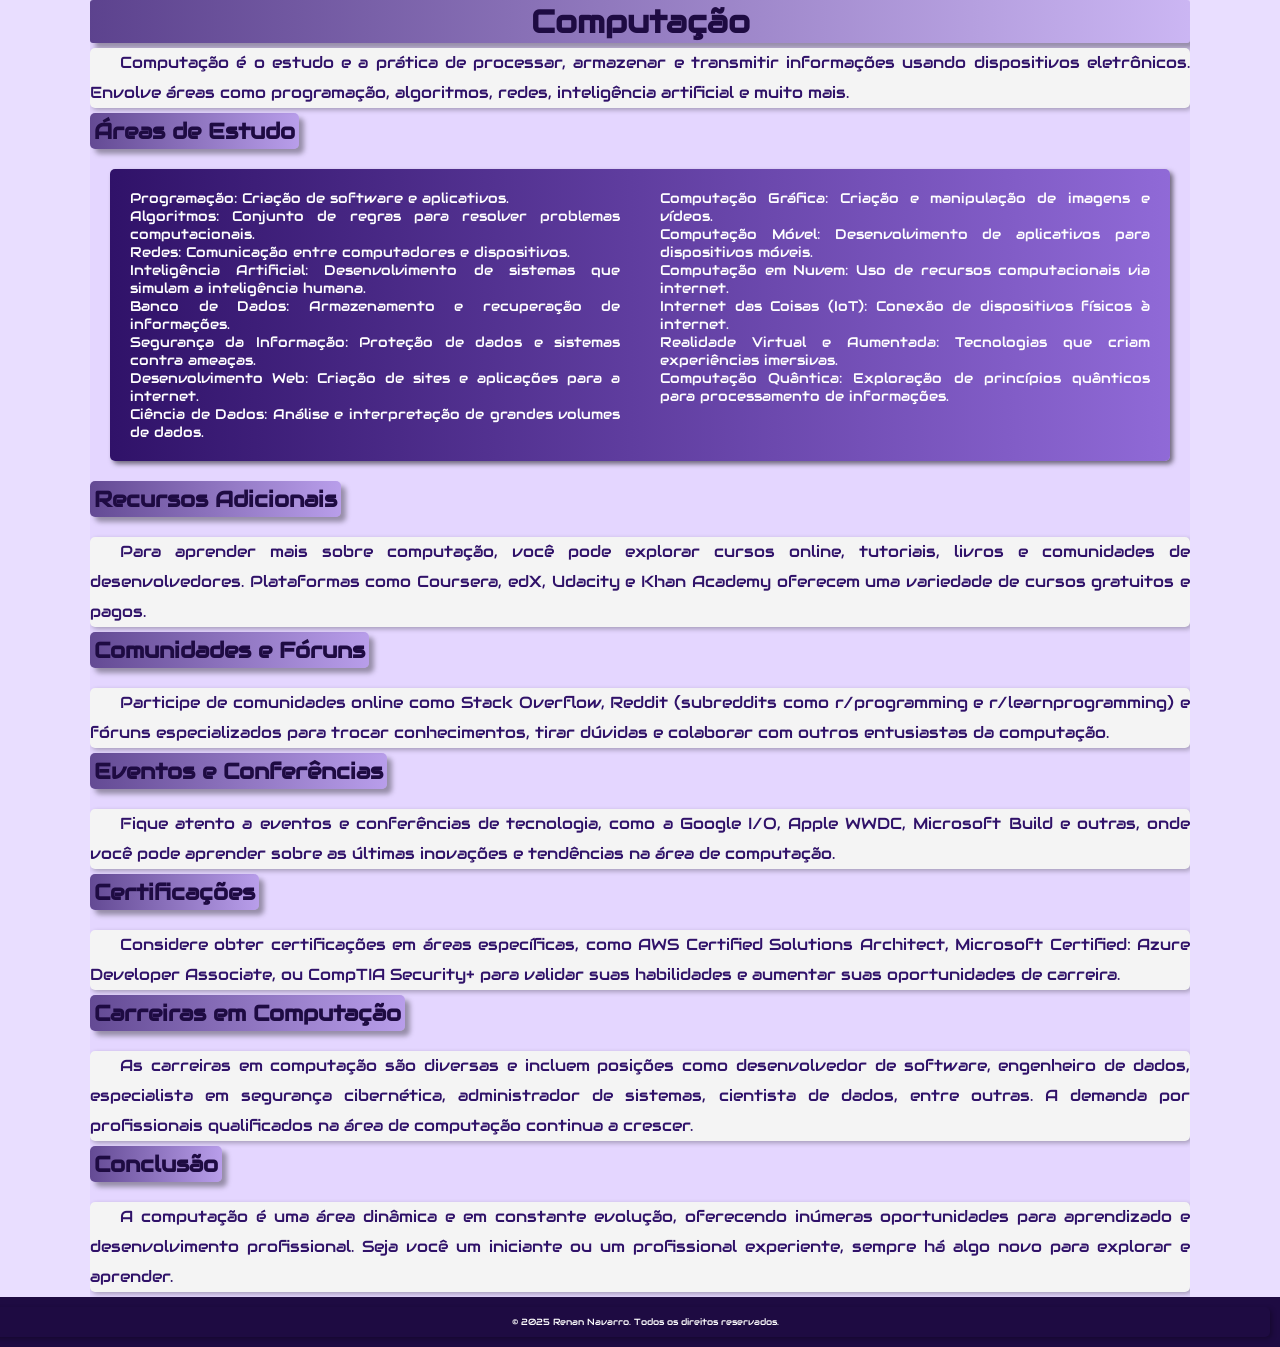
<file: tecnologia/computacao.html>
<!DOCTYPE html>
<html lang="pt-br">
<head>
    <meta charset="UTF-8">
    <meta name="viewport" content="width=device-width, initial-scale=1.0">
    <link rel="stylesheet" href="../estilos/style.css">
    <link rel="shortcut icon" href="../imagens/icon pc.ico" type="image/x-icon">
    <title>Computação</title>
    <style>
        body {
            margin: auto;
            padding: 0;
            max-width: 1100px;
            min-width: 300px;
        }

        h1 {
            color: #1e0b42;
            font-size: 2em;
            text-align: center;
            margin: top;
            background-image: linear-gradient(to left, #6a39c534, #301269c0);
            border-radius: 3px;
            padding: 1px;
            box-shadow: 5px 5px 5px rgba(0, 0, 0, 0.342);
        }

        h2 {
            width: fit-content;
            background-image: linear-gradient(to left, #6a39c55b, #301269b6);
            color: #1e0b42;
            border-radius: 5px;
            padding: 4px;
            box-shadow: 5px 5px 5px rgba(0, 0, 0, 0.342);
        }

        p {
            text-align: justify;
            margin: 5px 0;
            padding: 0px;
            background-color: #f4f4f4;
            border-radius: 5px;
            box-shadow: 2px 2px 5px rgba(0, 0, 0, 0.281);
            color: #301269;;
            line-height: 30px;
            text-indent: 30px;
        }

        ul {
            list-style-type: none;
            padding-right: 20px;
            margin: 20px;
            background-image: linear-gradient(to left, #6a39c5b0, #301269);
            border-radius: 5px;
            color: white;
            padding: 20px;
            padding-bottom: 20px;
            padding-top: 20px;
            columns: 2;
            column-gap: 40px;
            text-align: justify;
            font-size: 0.9em;
            width: fit-content;
            box-shadow: 3px 3px 5px rgba(0, 0, 0, 0.527);
        }

        footer {
            background-color: #1e0b42;
            color: white;
            text-align: center;
            padding: 10px;
            font-size: 0.8em;
            position: absolute;
            bottom: auto;
            left: -20px;
            width: 100%;
        }

        p.rodape {
            background-color: #1e0b42;
            color: white;
            text-align: center;
            width: fit-content;
            margin: auto;
            width: 100%;
        }
    </style>
</head>
<body>
    <h1>Computação</h1>
    <p>Computação é o estudo e a prática de processar, armazenar e transmitir informações usando dispositivos eletrônicos. Envolve áreas como programação, algoritmos, redes, inteligência artificial e muito mais.</p>
    <h2>Áreas de Estudo</h2>
    <ul>
        <li>Programação: Criação de software e aplicativos.</li>
        <li>Algoritmos: Conjunto de regras para resolver problemas computacionais.</li>
        <li>Redes: Comunicação entre computadores e dispositivos.</li>
        <li>Inteligência Artificial: Desenvolvimento de sistemas que simulam a inteligência humana.</li>
        <li>Banco de Dados: Armazenamento e recuperação de informações.</li>
        <li>Segurança da Informação: Proteção de dados e sistemas contra ameaças.</li>
        <li>Desenvolvimento Web: Criação de sites e aplicações para a internet.</li>
        <li>Ciência de Dados: Análise e interpretação de grandes volumes de dados.</li>
        <li>Computação Gráfica: Criação e manipulação de imagens e vídeos.</li>
        <li>Computação Móvel: Desenvolvimento de aplicativos para dispositivos móveis.</li>
        <li>Computação em Nuvem: Uso de recursos computacionais via internet.</li>
        <li>Internet das Coisas (IoT): Conexão de dispositivos físicos à internet.</li>
        <li>Realidade Virtual e Aumentada: Tecnologias que criam experiências imersivas.</li>
        <li>Computação Quântica: Exploração de princípios quânticos para processamento de informações.</li>
    </ul>
    <h2>Recursos Adicionais</h2>
    <p>Para aprender mais sobre computação, você pode explorar cursos online, tutoriais, livros e comunidades de desenvolvedores. Plataformas como Coursera, edX, Udacity e Khan Academy oferecem uma variedade de cursos gratuitos e pagos.</p>
    <h2>Comunidades e Fóruns</h2>
    <p>Participe de comunidades online como Stack Overflow, Reddit (subreddits como r/programming e r/learnprogramming) e fóruns especializados para trocar conhecimentos, tirar dúvidas e colaborar com outros entusiastas da computação.</p>
    <h2>Eventos e Conferências</h2>
    <p>Fique atento a eventos e conferências de tecnologia, como a Google I/O, Apple WWDC, Microsoft Build e outras, onde você pode aprender sobre as últimas inovações e tendências na área de computação.</p>
    <h2>Certificações</h2>
    <p>Considere obter certificações em áreas específicas, como AWS Certified Solutions Architect, Microsoft Certified: Azure Developer Associate, ou CompTIA Security+ para validar suas habilidades e aumentar suas oportunidades de carreira.</p>
    <h2>Carreiras em Computação</h2>
    <p>As carreiras em computação são diversas e incluem posições como desenvolvedor de software, engenheiro de dados, especialista em segurança cibernética, administrador de sistemas, cientista de dados, entre outras. A demanda por profissionais qualificados na área de computação continua a crescer.</p>
    <h2>Conclusão</h2>
    <p>A computação é uma área dinâmica e em constante evolução, oferecendo inúmeras oportunidades para aprendizado e desenvolvimento profissional. Seja você um iniciante ou um profissional experiente, sempre há algo novo para explorar e aprender.</p>
    <footer>
        <p class="rodape">&copy; 2025 Renan Navarro. Todos os direitos reservados.</p>
    </footer>
</body>
</html>
</file>
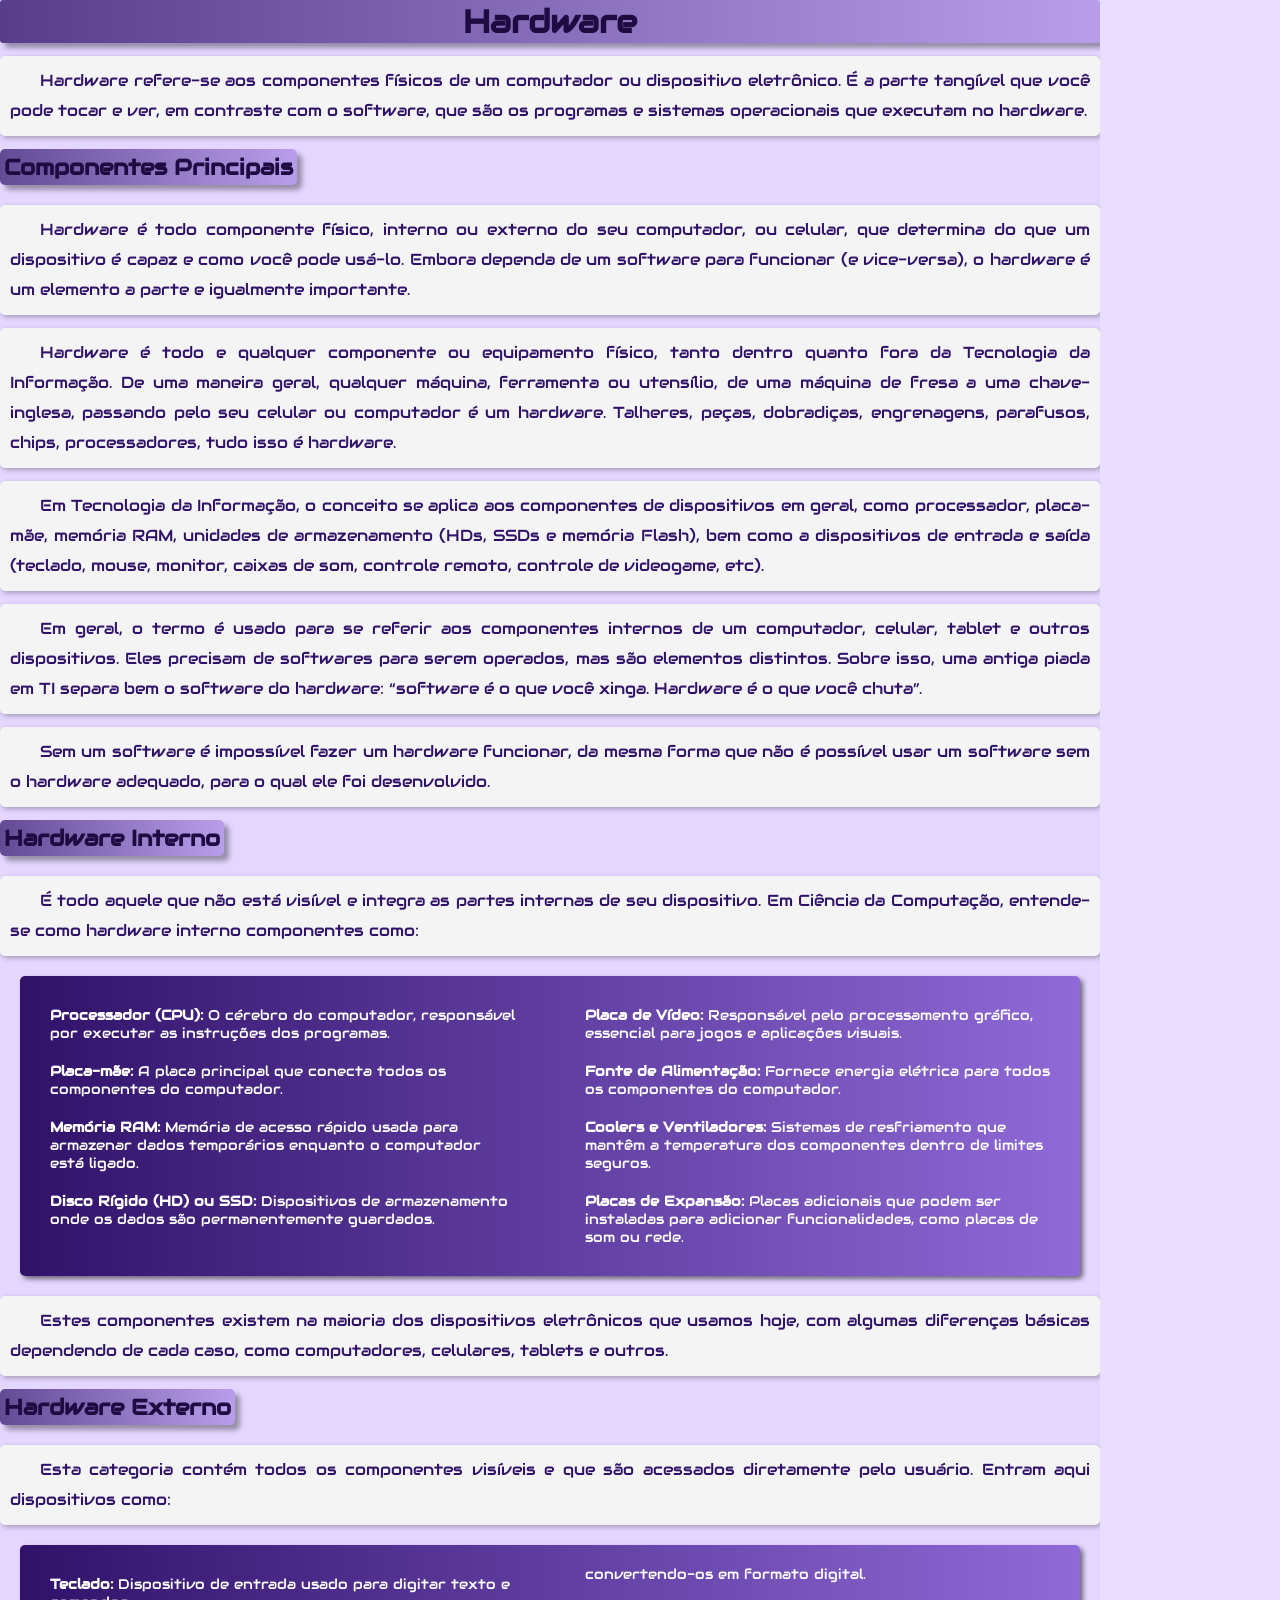
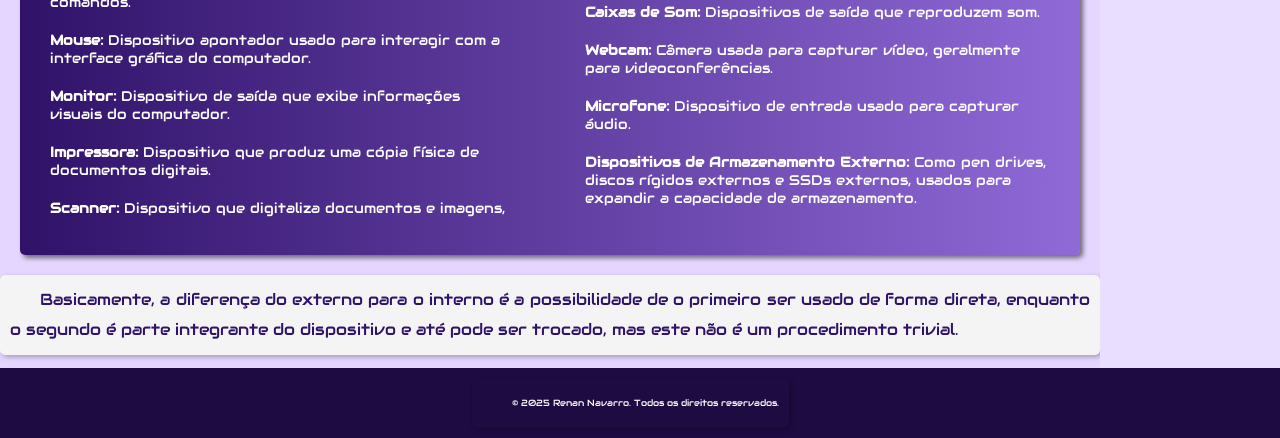
<file: tecnologia/hardware.html>
<!DOCTYPE html>
<html lang="pt-br">
<head>
    <meta charset="UTF-8">
    <meta name="viewport" content="width=device-width, 
    initial-scale=1.0">
    <link rel="stylesheet" href="../estilos/style.css">
    <link rel="shortcut icon" href="../imagens/icon pc.ico" type="image/x-icon">
    <style>
        body {
            margin: 0;
            padding: 0;
            max-width: 1100px;
            min-width: 300px;
        }

        h1 {
            color: #1e0b42;
            font-size: 2em;
            text-align: center;
            margin: top;
            background-image: linear-gradient(to left, #6a39c55b, #301269c7);
            border-radius: 3px;
            padding: 1px;
            box-shadow: 5px 5px 5px rgba(0, 0, 0, 0.342);
        }

        h2 {
            width: fit-content;
            background-image: linear-gradient(to left, #6a39c55b, #301269b6);
            color: #1e0b42;
            border-radius: 5px;
            padding: 4px;
            box-shadow: 5px 5px 5px rgba(0, 0, 0, 0.342);
        }

        p {
            text-align: justify;
            margin: 13px 0;
            padding: 10px;
            background-color: #f4f4f4;
            border-radius: 5px;
            box-shadow: 2px 2px 5px rgba(0, 0, 0, 0.281);
            color: #301269;;
            line-height: 30px;
            text-indent: 30px;
        }

        ul {
            list-style-type: none;
            padding-right: 30px;
            margin: 20px;
            background-image: linear-gradient(to left, #6a39c5b0, #301269);
            border-radius: 5px;
            color: white;
            padding: 20px;
            padding-bottom: 20px;
            padding-top: 20px;
            columns: 2;
            column-gap: 60px;
            font-size: 0.9em;
            width: fit-content;
            box-shadow: 3px 3px 5px rgba(0, 0, 0, 0.527);
            gap: 50px;
        }

        ul li {
            padding: 10px;
        }

        footer {
            background-color: #1e0b42;
            color: white;
            text-align: center;
            padding: 10px;
            font-size: 0.8em;
            position: absolute;
            bottom: auto;
            left: -20px;
            width: 100%;
        }

        p.rodape {
            background-color: #1e0b42;
            color: white;
            text-align: center;
            width: fit-content;
            margin: auto;
        }
    </style>
    <title>Hardware</title>
</head>
<body>
    <h1>Hardware</h1>
    <p>Hardware refere-se aos componentes físicos de um computador ou dispositivo eletrônico. É a parte tangível que você pode tocar e ver, em contraste com o software, que são os programas e sistemas operacionais que executam no hardware.</p>
    <h2>Componentes Principais</h2>
    <p>
        Hardware é todo componente físico, interno ou externo do seu computador, ou celular, que determina do que um dispositivo é capaz e como você pode usá-lo. Embora dependa de um software para funcionar (e vice-versa), o hardware é um elemento a parte e igualmente importante.
    </p>
    <p>
        Hardware é todo e qualquer componente ou equipamento físico, tanto dentro quanto fora da Tecnologia da Informação. De uma maneira geral, qualquer máquina, ferramenta ou utensílio, de uma máquina de fresa a uma chave-inglesa, passando pelo seu celular ou computador é um hardware. Talheres, peças, dobradiças, engrenagens, parafusos, chips, processadores, tudo isso é hardware.
    </p>
    <p>
        Em Tecnologia da Informação, o conceito se aplica aos componentes de dispositivos em geral, como processador, placa-mãe, memória RAM, unidades de armazenamento (HDs, SSDs e memória Flash), bem como a dispositivos de entrada e saída (teclado, mouse, monitor, caixas de som, controle remoto, controle de videogame, etc).
    </p>
    <p>Em geral, o termo é usado para se referir aos componentes internos de um computador, celular, tablet e outros dispositivos. Eles precisam de softwares para serem operados, mas são elementos distintos. Sobre isso, uma antiga piada em TI separa bem o software do hardware: “software é o que você xinga. Hardware é o que você chuta”.</p>
    <p>
        Sem um software é impossível fazer um hardware funcionar, da mesma forma que não é possível usar um software sem o hardware adequado, para o qual ele foi desenvolvido.
    </p>
<h2>Hardware Interno</h2>
    <p>
    É todo aquele que não está visível e integra as partes internas de seu dispositivo. Em Ciência da Computação, entende-se como hardware interno componentes como:
    </p>
    <ul>
        <li><strong>Processador (CPU):</strong> O cérebro do computador, responsável por executar as instruções dos programas.</li>
        <li><strong>Placa-mãe:</strong> A placa principal que conecta todos os componentes do computador.</li>
        <li><strong>Memória RAM:</strong> Memória de acesso rápido usada para armazenar dados temporários enquanto o computador está ligado.</li>
        <li><strong>Disco Rígido (HD) ou SSD:</strong> Dispositivos de armazenamento onde os dados são permanentemente guardados.</li>
        <li><strong>Placa de Vídeo:</strong> Responsável pelo processamento gráfico, essencial para jogos e aplicações visuais.</li>
        <li><strong>Fonte de Alimentação:</strong> Fornece energia elétrica para todos os componentes do computador.</li>
        <li><strong>Coolers e Ventiladores:</strong> Sistemas de resfriamento que mantêm a temperatura dos componentes dentro de limites seguros.</li>
        <li><strong>Placas de Expansão:</strong> Placas adicionais que podem ser instaladas para adicionar funcionalidades, como placas de som ou rede.</li>
    </ul>
    <p>
        Estes componentes existem na maioria dos dispositivos eletrônicos que usamos hoje, com algumas diferenças básicas dependendo de cada caso, como computadores, celulares, tablets e outros.
    </p>
    <h2>Hardware Externo</h2>
    <p>
        Esta categoria contém todos os componentes visíveis e que são acessados diretamente pelo usuário. Entram aqui dispositivos como:
    </p>
        <ul>
            <li><strong>Teclado:</strong> Dispositivo de entrada usado para digitar texto e comandos.</li>
            <li><strong>Mouse:</strong> Dispositivo apontador usado para interagir com a interface gráfica do computador.</li>
            <li><strong>Monitor:</strong> Dispositivo de saída que exibe informações visuais do computador.</li>
            <li><strong>Impressora:</strong> Dispositivo que produz uma cópia física de documentos digitais.</li>
            <li><strong>Scanner:</strong> Dispositivo que digitaliza documentos e imagens, convertendo-os em formato digital.</li>
            <li><strong>Caixas de Som:</strong> Dispositivos de saída que reproduzem som.</li>
            <li><strong>Webcam:</strong> Câmera usada para capturar vídeo, geralmente para videoconferências.</li>
            <li><strong>Microfone:</strong> Dispositivo de entrada usado para capturar áudio.</li>
            <li><strong>Dispositivos de Armazenamento Externo:</strong> Como pen drives, discos rígidos externos e SSDs externos, usados para expandir a capacidade de armazenamento.</li>
        </ul>
    <p>
        Basicamente, a diferença do externo para o interno é a possibilidade de o primeiro ser usado de forma direta, enquanto o segundo é parte integrante do dispositivo e até pode ser trocado, mas este não é um procedimento trivial.
    </p>
    <footer>
        <p class="rodape">&copy; 2025 Renan Navarro. Todos os direitos reservados.</p>
    </footer>
</body>
</html>
</file>
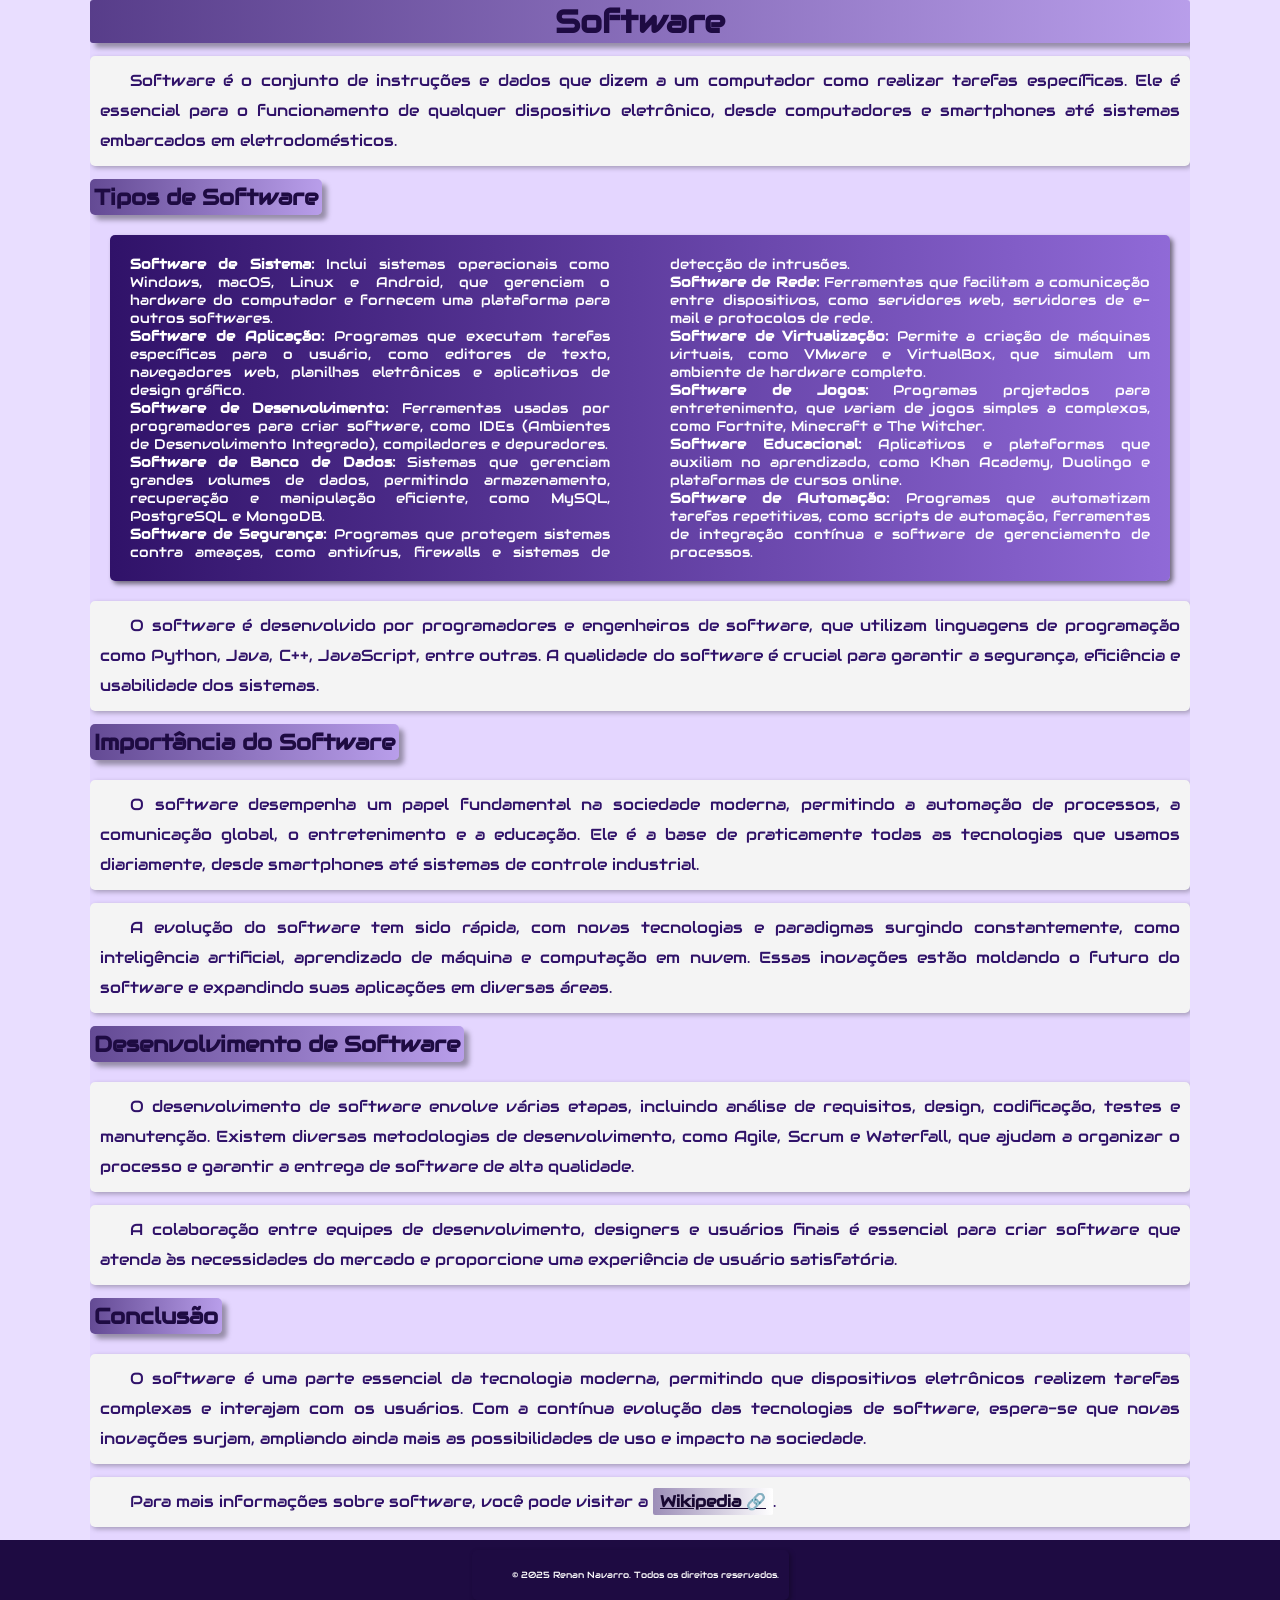
<file: tecnologia/software.html>
<!DOCTYPE html>
<html lang="pt-br">
<head>
    <meta charset="UTF-8">
    <meta name="viewport" content="width=device-width, initial-scale=1.0">
    <link rel="stylesheet" href="../estilos/style.css">
    <link rel="shortcut icon" href="../imagens/icon pc.ico" type="image/x-icon">
    <style>
        body {
            margin: auto;
            padding: 0;
            max-width: 1100px;
            min-width: 300px;
        }

        h1 {
            color: #1e0b42;
            font-size: 2em;
            text-align: center;
            margin: top;
            background-image: linear-gradient(to left, #6a39c55b, #301269c7);
            border-radius: 3px;
            padding: 1px;
            box-shadow: 5px 5px 5px rgba(0, 0, 0, 0.342);
        }

        h2 {
            width: fit-content;
            background-image: linear-gradient(to left, #6a39c55b, #301269b6);
            color: #1e0b42;
            border-radius: 5px;
            padding: 4px;
            box-shadow: 5px 5px 5px rgba(0, 0, 0, 0.342);
        }

        p {
            text-align: justify;
            margin: 13px 0;
            padding: 10px;
            background-color: #f4f4f4;
            border-radius: 5px;
            box-shadow: 2px 2px 5px rgba(0, 0, 0, 0.281);
            color: #301269;;
            line-height: 30px;
            text-indent: 30px;
        }

        ul {
            list-style-type: none;
            padding-right: 30px;
            margin: 20px;
           background-image: linear-gradient(to left, #6a39c5b0, #301269);
            border-radius: 5px;
            color: white;
            padding: 20px;
            padding-bottom: 20px;
            padding-top: 20px;
            columns: 2;
            column-gap: 60px;
            text-align: justify;
            font-size: 0.9em;
            width: fit-content;
            box-shadow: 3px 3px 5px rgba(0, 0, 0, 0.527);
        }

        a {
            color: #1a0a38;
            text-decoration: underline;
            transition: color 0.3s ease;
        }

        p mark a {
            color: #170831;
            padding: 3px 7px;
            border-radius: 2px;
            text-decoration: underline;
            background-color: white;
            background-image: linear-gradient(to right, #3012697a, transparent);
            font-weight: bolder;
        }

        footer {
            background-color: #1e0b42;
            color: white;
            text-align: center;
            padding: 10px;
            font-size: 0.8em;
            position: absolute;
            bottom: auto;
            left: -20px;
            width: 100%;
        }

        p.rodape {
            background-color: #1e0b42;
            color: white;
            text-align: center;
            width: fit-content;
            margin: auto;
        }
    </style>
    <title>Software</title>
</head>
<body>
    <h1>Software</h1>
    <p>
        Software é o conjunto de instruções e dados que dizem a um computador como realizar tarefas específicas. Ele é essencial para o funcionamento de qualquer dispositivo eletrônico, desde computadores e smartphones até sistemas embarcados em eletrodomésticos.
    </p>
    <h2>Tipos de Software</h2>
    <ul>
        <li><strong>Software de Sistema:</strong> Inclui sistemas operacionais como Windows, macOS, Linux e Android, que gerenciam o hardware do computador e fornecem uma plataforma para outros softwares.</li>
        <li><strong>Software de Aplicação:</strong> Programas que executam tarefas específicas para o usuário, como editores de texto, navegadores web, planilhas eletrônicas e aplicativos de design gráfico.</li>
        <li><strong>Software de Desenvolvimento:</strong> Ferramentas usadas por programadores para criar software, como IDEs (Ambientes de Desenvolvimento Integrado), compiladores e depuradores.</li>
        <li><strong>Software de Banco de Dados:</strong> Sistemas que gerenciam grandes volumes de dados, permitindo armazenamento, recuperação e manipulação eficiente, como MySQL, PostgreSQL e MongoDB.</li>
        <li><strong>Software de Segurança:</strong> Programas que protegem sistemas contra ameaças, como antivírus, firewalls e sistemas de detecção de intrusões.</li>
        <li><strong>Software de Rede:</strong> Ferramentas que facilitam a comunicação entre dispositivos, como servidores web, servidores de e-mail e protocolos de rede.</li>
        <li><strong>Software de Virtualização:</strong> Permite a criação de máquinas virtuais, como VMware e VirtualBox, que simulam um ambiente de hardware completo.</li>
        <li><strong>Software de Jogos:</strong> Programas projetados para entretenimento, que variam de jogos simples a complexos, como Fortnite, Minecraft e The Witcher.</li>
        <li><strong>Software Educacional:</strong> Aplicativos e plataformas que auxiliam no aprendizado, como Khan Academy, Duolingo e plataformas de cursos online.</li>
        <li><strong>Software de Automação:</strong> Programas que automatizam tarefas repetitivas, como scripts de automação, ferramentas de integração contínua e software de gerenciamento de processos.</li>
    </ul>
    <p>
        O software é desenvolvido por programadores e engenheiros de software, que utilizam linguagens de programação como Python, Java, C++, JavaScript, entre outras. A qualidade do software é crucial para garantir a segurança, eficiência e usabilidade dos sistemas.
    </p>
    <h2>Importância do Software</h2>
    <p>
        O software desempenha um papel fundamental na sociedade moderna, permitindo a automação de processos, a comunicação global, o entretenimento e a educação. Ele é a base de praticamente todas as tecnologias que usamos diariamente, desde smartphones até sistemas de controle industrial.
    </p>
    <p>
        A evolução do software tem sido rápida, com novas tecnologias e paradigmas surgindo constantemente, como inteligência artificial, aprendizado de máquina e computação em nuvem. Essas inovações estão moldando o futuro do software e expandindo suas aplicações em diversas áreas.
    </p>
    <h2>Desenvolvimento de Software</h2>
    <p>
        O desenvolvimento de software envolve várias etapas, incluindo análise de requisitos, design, codificação, testes e manutenção. Existem diversas metodologias de desenvolvimento, como Agile, Scrum e Waterfall, que ajudam a organizar o processo e garantir a entrega de software de alta qualidade.
    </p>
    <p>
        A colaboração entre equipes de desenvolvimento, designers e usuários finais é essencial para criar software que atenda às necessidades do mercado e proporcione uma experiência de usuário satisfatória.
    </p> 
    <h2>Conclusão</h2>
    <p>
        O software é uma parte essencial da tecnologia moderna, permitindo que dispositivos eletrônicos realizem tarefas complexas e interajam com os usuários. Com a contínua evolução das tecnologias de software, espera-se que novas inovações surjam, ampliando ainda mais as possibilidades de uso e impacto na sociedade.
    </p>
    <p>
        Para mais informações sobre software, você pode visitar a <mark><a href="https://pt.wikipedia.org/wiki/Software" target="_blank">Wikipedia 🔗</a></mark>.
    </p>
    <footer>
        <p class="rodape">&copy; 2025 Renan Navarro. Todos os direitos reservados.</p>
    </footer>
</body>
</html>
</file>
<file: estilos/style.css>
@charset "UTF-8";

@import url('https://fonts.googleapis.com/css2?family=Aldrich&display=swap');

@import url('https://fonts.googleapis.com/css2?family=Audiowide&display=swap');

* {
    margin: 0;
    padding: 0; 
}

html, body {
    min-height: 100vh;
    font-family: "Audiowide", sans-serif;
    font-weight: 400;
    font-style: normal;
    background-color: #e3d4ffc0;
    overflow-x: hidden;
}

header {
    background-image: linear-gradient(to bottom, #24153ff5 70%, #301269a2);
    color: white;
    padding: 14px;
    text-align: center;
    font-family: "Aldrich", sans-serif;
    font-weight: 400;
    font-style: normal;
    font-size: .8em;
    box-shadow: 5px 5px 5px 1px rgba(255, 255, 255, 0.274);
    transition: all .5s;
}

header h1 {
    margin: 0;
    font-size: 2.2em;
    width: auto;
    margin-top: 20px;
    text-shadow: 2px 2px 4px rgba(0, 0, 0, 0.5);
}

header h2 {
    padding: 50px;
    font-size: 1em;
    color: white;
    margin-bottom: 20px;
    margin: auto;
}

.menu {
    list-style: none;
    border: 0px solid #24153f77;
    float: left;
    background-color: #30126900;
    width: 100vw;
    text-align: center;
    font-family: "Audiowide", sans-serif;
    font-weight: 400;
    font-size: 1.2em;
    margin: -25px ;
    padding: 0px 10px;
    box-shadow: 0px 10px 10px -9px rgb(0, 0, 0);
    border-radius: 0px;
    position: relative;
}

.menu li {
    position: relative;
    border-right: 0px solid #24153F;
    margin: 0px;
    padding: 0px;
    list-style: none;
    display: inline-block;
    width: fit-content;
}

.menu li a{
    color: #e3d4ff; text-decoration: none; 
    padding: 10px 10px; 
    display: block;}

.menu li a:hover {
    background-color: #3012699d;
    color: #eeeeeea8;
    text-decoration: underline;
    box-shadow: 5px 5px 5px rgba(0, 0, 0, 0.274);
    border-radius: 5px;
}

.menu li ul {
    display: none;
    position: absolute;
    top: 100%;
    left: 0;
    background-color: #3012698c;
    padding: 0;
    margin: 0;
    list-style: none;
}

.menu li:hover ul {
    display: block;
}

.menu li ul li {
    border: 0px solid #24153F;
    display: block;
    width: auto;
}

nav {
    text-align: center;;
    text-decoration: none;
    margin: auto;
    margin-top: 20px;
}

nav a {
    display: inline-block;
    color: white;
    text-decoration: none;
    padding: 10px 20px;
    font-size: 1em;
    transition: all .5s;
}

nav a:hover {
    color: #eeeeeea8;
    text-decoration: underline;
    background-color: #3012699d;
    box-shadow: 5px 5px 5px rgba(0, 0, 0, 0.274);
    border-radius: 5px;
    transition: .6s;
}

main {
    padding: 30px;
    text-align: left;
    max-width: 1000px;
    min-width: 300px;
    margin: auto;
}

main h1, h2 {
    color: #24153F;
    text-align: left;
    width: fit-content;
    margin-bottom: 20px;
    font-size: 1.4em;
}

main h2 {
    background-color: #3012697c;
    border-radius: 5px;
    padding: 4px;
    box-shadow: 5px 5px 5px rgba(0, 0, 0, 0.342);
    margin-bottom: 20px;
}

main mark {
    color: #170831;
    padding: 3px 7px;
    border-radius: 2px;
    text-decoration: underline;
    background-color: white;
    background-image: linear-gradient(to right, #3012697a, transparent);
    font-weight: bolder;
}

main strong {
    color: #261742;
}

main p {
    text-indent: 30px;
    line-height: 1.8em;
}

section {
    margin-bottom: 80px;
    padding: 20px;
    background-color: white;
    border-radius: 2px;
    box-shadow: 5px 5px 5px rgba(0, 0, 0, 0.185);
}

section nav p {
    font-size: 13px;
    color: #24153F;
    text-align: center;
    margin-bottom: 15px;
}

.introducao h1 {
    background-color: #30126977;
    border-radius: 5px;
    padding: 4px;
    box-shadow: 5px 5px 5px rgba(0, 0, 0, 0.26);
    width: fit-content;
}

.conclusao {
    background-color: #340094a8;
    border-radius: 20px 0px 20px 0px;
    padding: 25px;
    box-shadow: 5px 5px 5px rgba(0, 0, 0, 0.308);
    width: fit-content;
    color: white;
}

.conclusao h2 {
    color: #24153fd2;
    background-color: #e3d4ffaf;
    padding: 10px;
    margin: 6px;
    box-shadow: 5px 5px 5px rgba(0, 0, 0, 0.185);
    display: inline-block;
    border-radius: 10px 10px 0px 0px;
}

.conclusao h3 {
    color: rgba(255, 255, 255, 0.911);
    margin: 10px;
    margin-top: 20px;
}

.conclusao a {
    color: rgba(255, 255, 255, 0.726);
    padding: 5px;
}

.conclusao ul {
    list-style-type: '\2611\00A0';
    padding: 30px;
}

div.video {
    background-color: #301269be;
    padding: 20px;
    margin: 0px, -20px, 40px, -20px;
    box-shadow: 5px 5px 5px rgba(0, 0, 0, 0.192);
    padding-bottom: 55%;
    position: relative;
    border-radius: 5px;
}

div.video > iframe {
   position: absolute;
   top: 5%;
   left: 5%;
   width: 90%;
   height: 90%;
   border-radius: 5px;
}

img {
    max-width: 100%;
    border-radius: 10px;
}

footer {
  background-color: #24153F;
  color: #e3d4ff;
  font-size: 1em;
  text-align: center;
  padding: 20px;
}

footer p {
  font-size: 0.7em;
}

footer a {
  color: #e3d4ff;
  font-weight: bold;
  text-decoration: none;
  transition: color 0.4s;

}

footer a:hover {
  color: #e3d4ff4b;
}

footer hr {
  margin-bottom: 40px;
}

footer #socials {
  display: grid;
  grid-template-columns: 1fr 1fr;
}

footer #socials p {
  grid-column: 1;
  text-align: start;
  padding: 6px;
  margin-top: 30px;
  font-weight: 600;
  font-size: 0.7em;
}

footer #socials .links {
  grid-column: 1;
  display: flex;
  justify-content: flex-start;
  gap: 10px;
  padding: 6px;
}

footer #socials .links a {
  transition: all 0.5s;
  height: fit-content;
}

footer #socials .links a:hover {
  transform: translateY(-3px);
}

footer #socials .links a::after {
  content: '';
  position: absolute;
  left: 0;
  bottom: -5px;
  width: 100%;
  height: 1px;
  background-color: #e3d4ff4b;
  border-radius: 5px;
  transform-origin: left;
  transform: scaleX(0);
  transition: transform 0.5s;
}

footer #socials .links a:hover::after {
  transform: scaleX(1);
}

footer #socials .projetos p {
  grid-column: 1;
  text-align: start;
  padding: 0px;
  margin-top: -39px;
  font-weight: 600;
  font-size: 0.7em;
}

footer #socials .projetos {
  grid-column: 1;
  display: flex;
  justify-content: flex-start;
  flex-direction: column;
  align-items: flex-start;
  gap: 2px;
  padding: 8px;
  margin-bottom: 130px;
  margin-top: 90px;
}

footer #socials .projetos a {
  font-size: 0.7em;
  font-weight: 400;
  text-decoration: underline;
}

footer #socials .contato {
  grid-column: 1;
  margin-top: -90px;
  padding: 6px;
}

footer #socials .contato p {
  font-size: 0.6em;
  font-weight: 400;
  margin-top: 5px;
  padding: 6px;
}

footer #socials .contato .titu {
  font-size: 0.7em;
  font-weight: 600;
  margin-bottom: 0px;
}

footer #socials .contato .email a {
  text-decoration: underline;
  font-weight: 500;
}

@media screen and (max-width: 768px) {
    .menu {
        font-size: 1em;
        margin: -23px;
    }
}
</file>
<file: servicos/style.css>
@import url("https://fonts.googleapis.com/css2?family=Poppins:wght@300;400;500;600;700;800;900&display=swap");

* {
   margin: 0;
   padding: 0;
   box-sizing: border-box;
   font-family: 'Poppins', sans-serif;
}

body {
  display: flex;
  justify-content: center;
  align-items: center;
  min-height: 100vh;
  background-image: url(imagem2.jpg);
  background-repeat: no-repeat;
  background-size: cover;
  background-position: center;
}

.wrapper {
    width: 410px;
    background: transparent;
    border: 2px solid rgba(255, 255, 255, .2);
    backdrop-filter: blur(15px);
    box-shadow: 0 0 30px rgba(0, 0, 0, .2);
    color: #fff;
    border-radius: 10px;
    padding: 50px 50px;
    transition: all 3s ease;
}

.wrapper h1 {
    font-size: 36px;
    text-align: center;
}

.wrapper .input-box {
    position: relative;
    width: 100%;
    height: 50px;
    margin: 30px 0;
}

.input-box input {
    width: 100%;
    height: 100%;
    background: transparent;
    border: none;
    outline: none;
    border: 2px solid rgba(255, 255, 255, .2);
    border-radius: 40px;
    font-size: 16px;
    color: #fff;
    padding: 20px 45px 20px 20px;
}

.input-box input::placeholder {
  color: #fff;
}

.input-box i {
  position: absolute;
  right: 20px;
  top: 50%;
  transform : translateY(-50%);
  font-size: 20px;
}

.wrapper .remenber-forgot {
    display: flex;
    justify-content: space-between;
    font-size: 14.5px;
    margin: -15px 0 15px;
}

.remenber-forgot label input {
    accent-color: #fff;
    margin-right: 3px;
}

.remenber-forgot a {
    color: #fff;
    text-decoration: none;
}

.remenber-forgot a:hover {
    text-decoration: underline;
}

.wrapper .btn {
    width: 100%;
   height: 45px;
   background: #ffffffe0; 
   border: none;
   outline: none;
   border-radius: 40px;
   box-shadow: 0 0 10px rgba(0, 0, 0, .1);
   cursor: pointer;
   font-size: 16px;
   color: #333;
   font-weight: 600;
}

.btn:hover {
    background: #ffffff9a;
    box-shadow: 0 0 15px rgba(0, 0, 0, 0.39);
    transition: all 0.8s ease;
}

.wrapper .register-link {
  font-size: 14.5px;
  text-align: center;
  margin: 20px 0 15px;
}

.register-link p a {
  color: #fff;
  text-decoration: none;
  font-weight: 600;
} 

.register-link p a:hover {
  text-decoration: underline;
}
</file>
